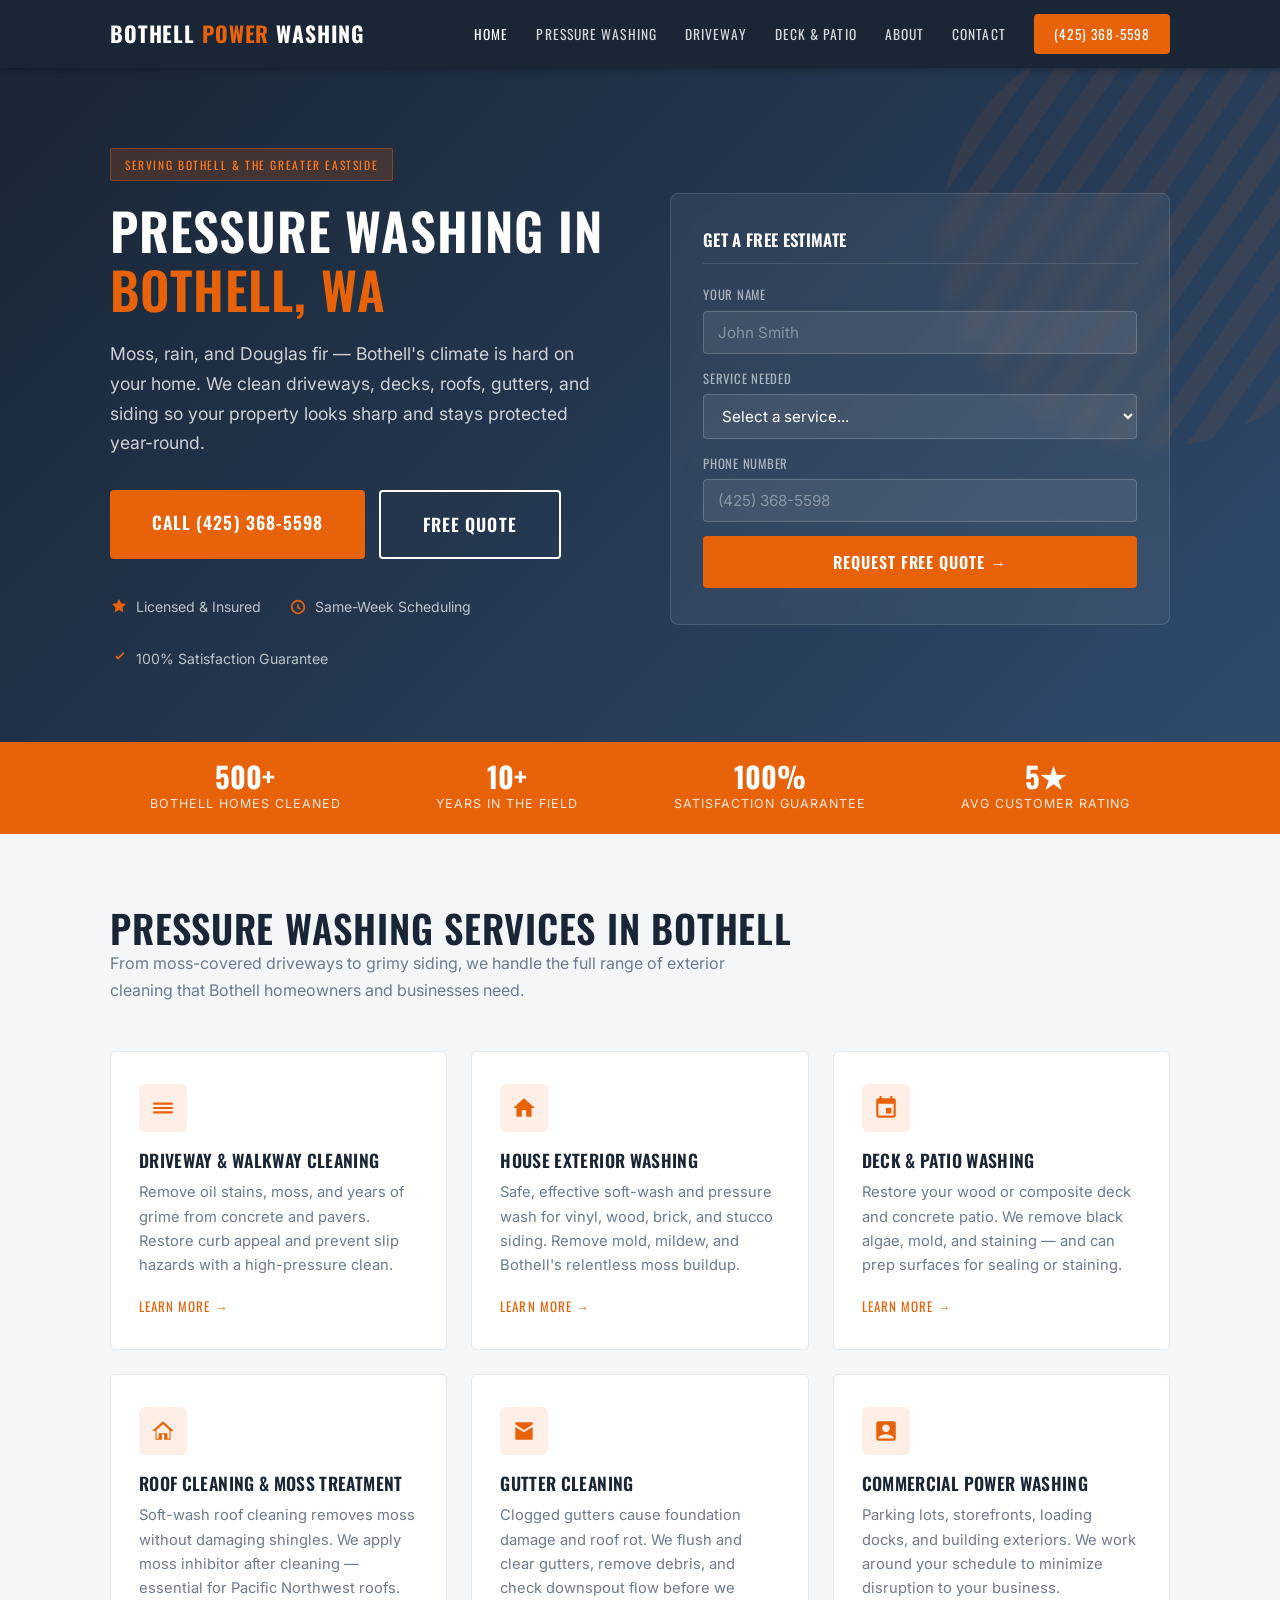
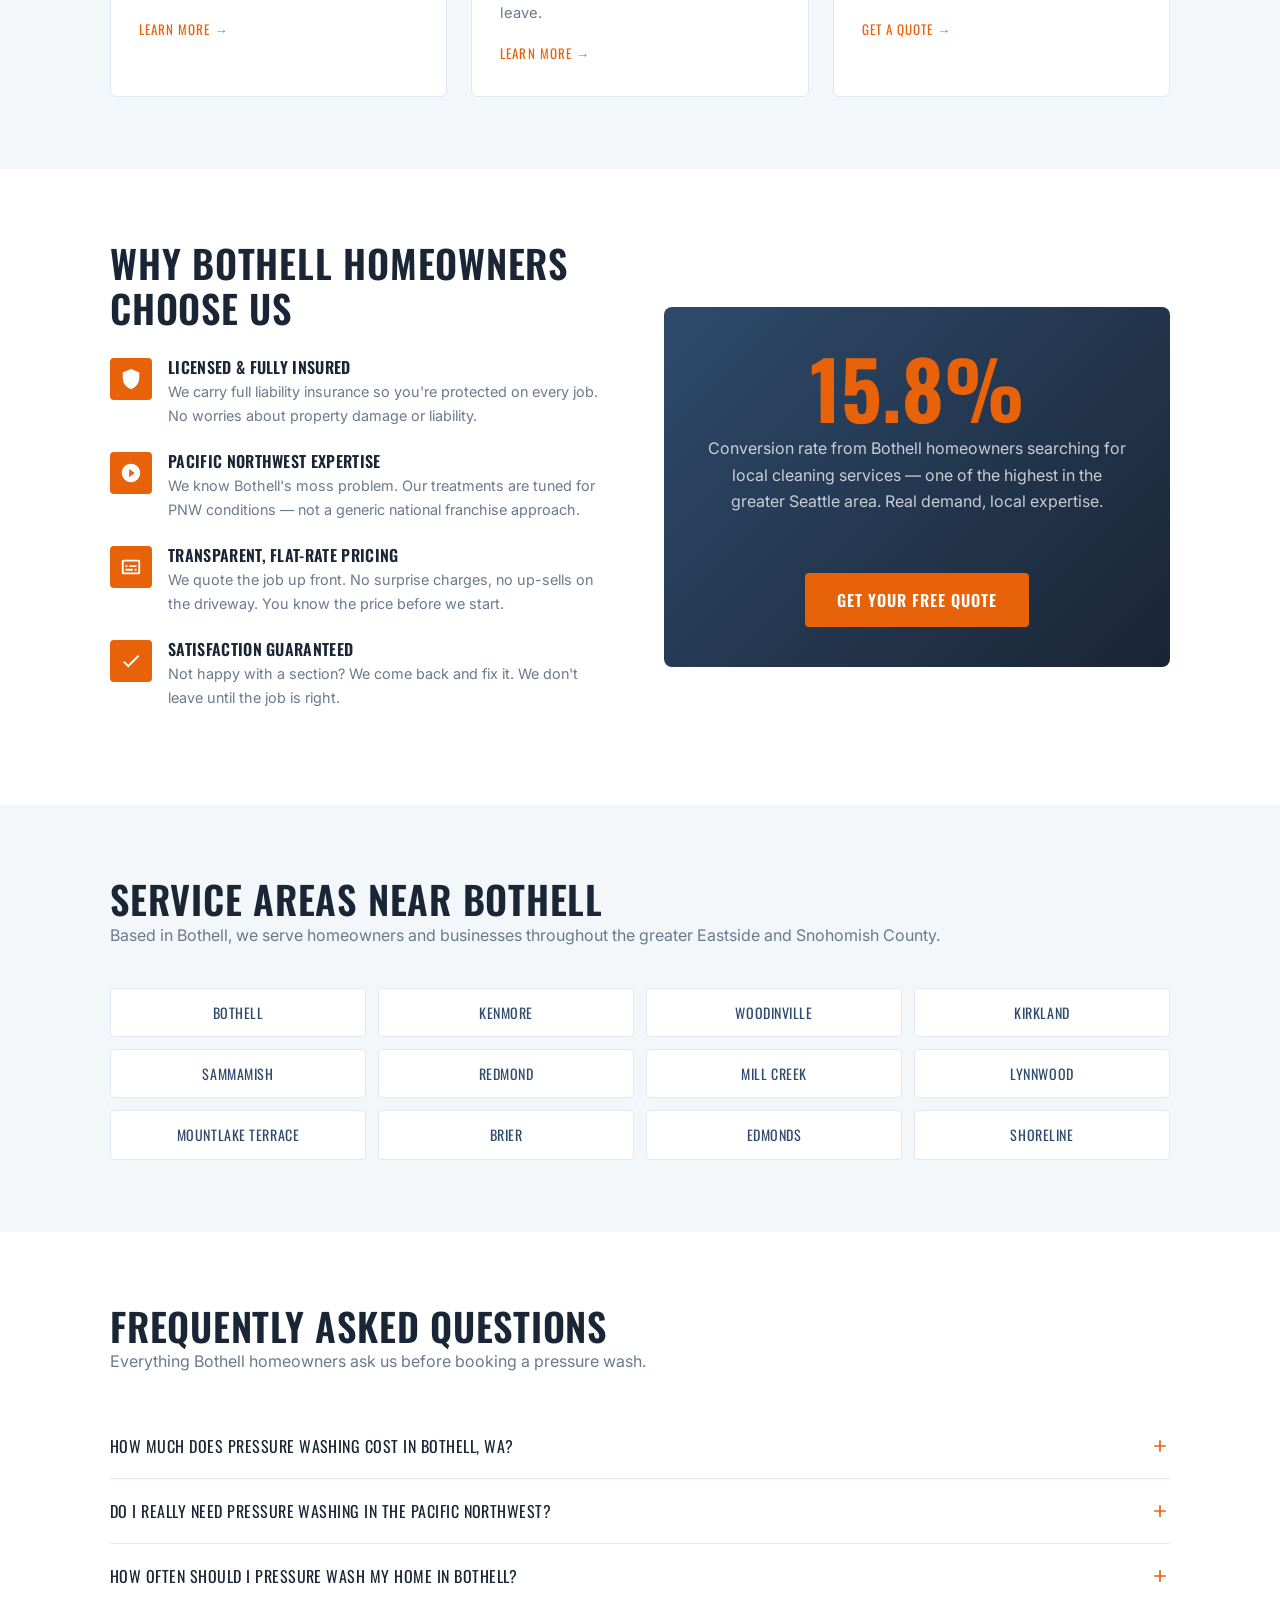
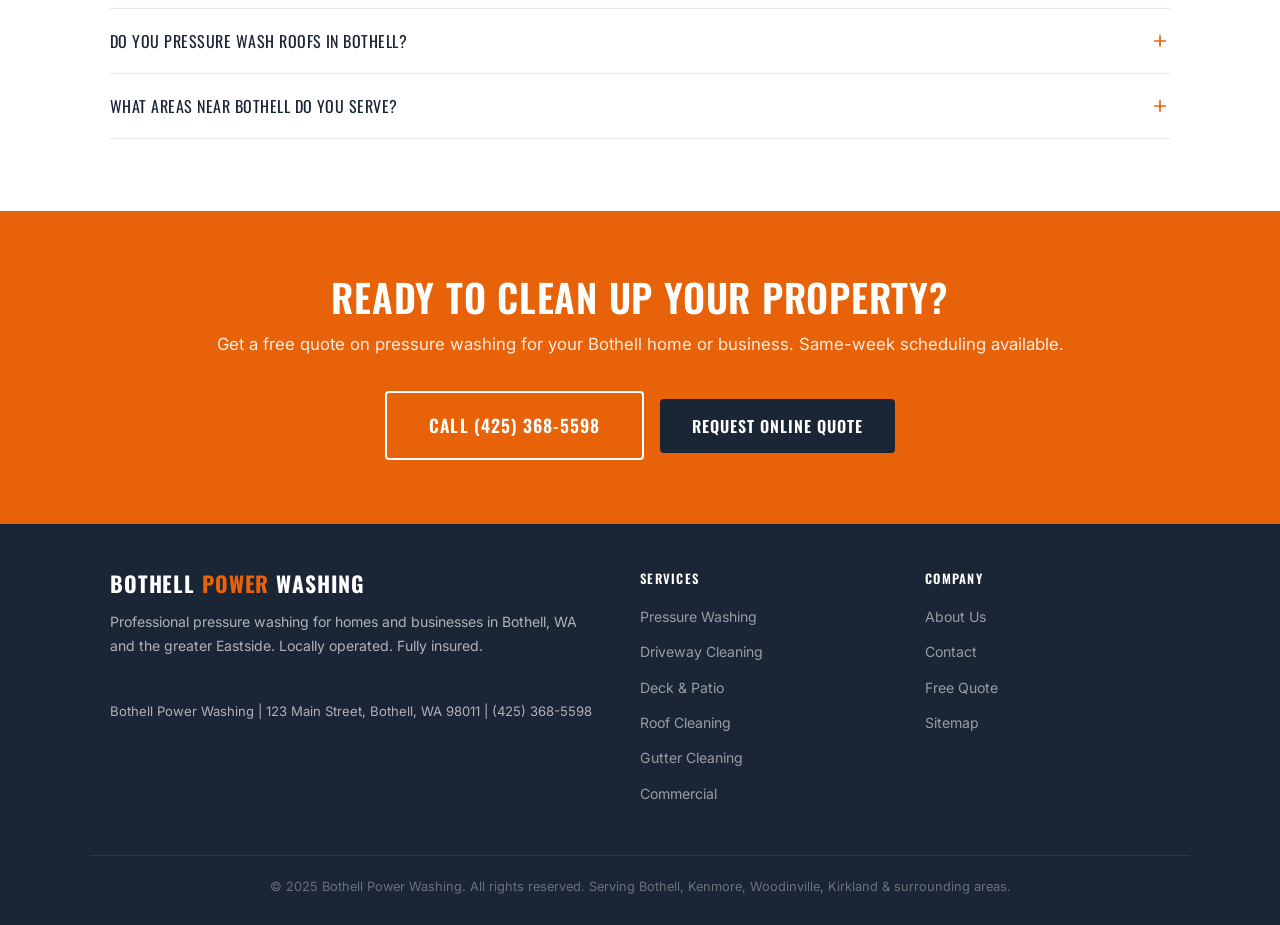
<file: index.html>
<!DOCTYPE html>
<html lang="en">
<head>
  <meta charset="UTF-8">
  <meta name="viewport" content="width=device-width, initial-scale=1.0">
  <title>Pressure Washing in Bothell, WA | Bothell Power Washing</title>
  <meta name="description" content="Professional pressure washing in Bothell, WA. Driveways, decks, roofs, gutters & more. Free quotes. Call (425) 368-5598 — serving Bothell, Kenmore, Woodinville & the Eastside.">
  <link rel="canonical" href="https://www.bothellpowerwashing.com/">
  <link rel="preconnect" href="https://fonts.googleapis.com">
  <link href="https://fonts.googleapis.com/css2?family=Oswald:wght@400;600;700&family=Inter:wght@400;500;600&display=swap" rel="stylesheet">
  <link rel="stylesheet" href="css/style.css">
  <script type="application/ld+json">
  {
    "@context": "https://schema.org",
    "@type": "LocalBusiness",
    "name": "Bothell Power Washing",
    "description": "Professional pressure washing services in Bothell, WA and surrounding areas including Kenmore, Woodinville, Kirkland, and Sammamish.",
    "url": "https://www.bothellpowerwashing.com",
    "telephone": "(425) 368-5598",
    "address": {
      "@type": "PostalAddress",
      "streetAddress": "123 Main Street",
      "addressLocality": "Bothell",
      "addressRegion": "WA",
      "postalCode": "98011",
      "addressCountry": "US"
    },
    "geo": {
      "@type": "GeoCoordinates",
      "latitude": 47.7601,
      "longitude": -122.2054
    },
    "areaServed": ["Bothell", "Kenmore", "Woodinville", "Kirkland", "Sammamish", "Redmond", "Bothell", "Mill Creek"],
    "serviceType": ["Pressure Washing", "Power Washing", "Driveway Cleaning", "Deck Washing", "Roof Cleaning", "Gutter Cleaning"],
    "priceRange": "$$",
    "openingHours": "Mo-Sa 07:00-18:00"
  }
  </script>
  <script type="application/ld+json">
  {
    "@context": "https://schema.org",
    "@type": "FAQPage",
    "mainEntity": [
      {
        "@type": "Question",
        "name": "How much does pressure washing cost in Bothell, WA?",
        "acceptedAnswer": {
          "@type": "Answer",
          "text": "Pressure washing in Bothell typically runs $150–$400 for a driveway, $200–$600 for a full home exterior, and $100–$250 for a deck or patio. Final price depends on surface size, condition, and moss buildup. We provide free on-site quotes."
        }
      },
      {
        "@type": "Question",
        "name": "Do I need pressure washing in the Pacific Northwest?",
        "acceptedAnswer": {
          "@type": "Answer",
          "text": "Yes — Bothell's wet climate and heavy tree canopy make moss, algae, and mildew a year-round problem. Regular pressure washing protects your siding, driveway, and roof from damage and keeps surfaces safe and slip-free."
        }
      },
      {
        "@type": "Question",
        "name": "How often should I pressure wash my home in Bothell?",
        "acceptedAnswer": {
          "@type": "Answer",
          "text": "Most Bothell homeowners benefit from annual pressure washing. Homes with heavy tree cover or shaded north-facing surfaces may need cleaning every 6–9 months to stay ahead of moss growth."
        }
      },
      {
        "@type": "Question",
        "name": "Do you pressure wash roofs in Bothell?",
        "acceptedAnswer": {
          "@type": "Answer",
          "text": "Yes. We use soft-wash techniques for roof cleaning to remove moss and algae without damaging shingles. We also apply moss inhibitor treatments to slow regrowth — critical in the Pacific Northwest."
        }
      },
      {
        "@type": "Question",
        "name": "What areas do you serve near Bothell?",
        "acceptedAnswer": {
          "@type": "Answer",
          "text": "We serve Bothell and surrounding areas including Kenmore, Woodinville, Kirkland, Sammamish, Redmond, Mill Creek, Lynnwood, Mountlake Terrace, and Brier."
        }
      }
    ]
  }
  </script>
  <script type="application/ld+json">
  {
    "@context": "https://schema.org",
    "@type": "BreadcrumbList",
    "itemListElement": [{"@type": "ListItem", "position": 1, "name": "Home", "item": "https://www.bothellpowerwashing.com/"}]
  }
  </script>
  <!-- Google tag (gtag.js) -->
  <script async src="https://www.googletagmanager.com/gtag/js?id=G-3X97CZG7LM"></script>
  <script>
    window.dataLayer = window.dataLayer || [];
    function gtag(){dataLayer.push(arguments);}
    gtag('js', new Date());
    gtag('config', 'G-3X97CZG7LM');
  </script>
</head>
<body>

<header>
  <div class="header-inner">
    <a href="index.html" class="logo">Bothell <span>Power</span> Washing</a>
    <button class="hamburger" aria-label="Menu">
      <span></span><span></span><span></span>
    </button>
    <nav>
      <a href="index.html" class="active">Home</a>
      <a href="pressure-washing.html">Pressure Washing</a>
      <a href="driveway-cleaning.html">Driveway</a>
      <a href="deck-washing.html">Deck & Patio</a>
      <a href="about.html">About</a>
      <a href="contact.html">Contact</a>
      <a href="tel:4253685598" class="nav-phone">(425) 368-5598</a>
    </nav>
  </div>
</header>

<section class="hero">
  <div class="hero-inner">
    <div class="hero-left">
      <div class="hero-badge">Serving Bothell &amp; the Greater Eastside</div>
      <h1>Pressure Washing in <span>Bothell, WA</span></h1>
      <p class="hero-sub">Moss, rain, and Douglas fir — Bothell's climate is hard on your home. We clean driveways, decks, roofs, gutters, and siding so your property looks sharp and stays protected year-round.</p>
      <div class="hero-ctas">
        <a href="tel:4253685598" class="btn btn-primary btn-lg">Call (425) 368-5598</a>
        <a href="contact.html" class="btn btn-outline btn-lg">Free Quote</a>
      </div>
      <div class="hero-trust">
        <div class="trust-item">
          <svg viewBox="0 0 20 20"><path d="M10 1l2.39 4.84 5.34.78-3.87 3.77.91 5.32L10 13.27l-4.77 2.51.91-5.32L2.27 6.62l5.34-.78z"/></svg>
          Licensed &amp; Insured
        </div>
        <div class="trust-item">
          <svg viewBox="0 0 20 20"><path d="M10 18a8 8 0 100-16 8 8 0 000 16zm0-2a6 6 0 110-12 6 6 0 010 12zm1-9H9v4l3.5 2.1.75-1.23L11 10.33V7z"/></svg>
          Same-Week Scheduling
        </div>
        <div class="trust-item">
          <svg viewBox="0 0 20 20"><path d="M9 12l-3-3 1.41-1.41L9 9.17l5.59-5.58L16 5l-7 7z"/></svg>
          100% Satisfaction Guarantee
        </div>
      </div>
    </div>
    <div class="hero-right">
      <div class="hero-card">
        <h3>Get a Free Estimate</h3>
        <div id="hero-success" style="display:none; background:rgba(255,255,255,0.12); border:1px solid rgba(255,255,255,0.3); border-radius:6px; padding:24px; text-align:center; color:#fff;">
          <div style="font-size:2rem; margin-bottom:8px;">✓</div>
          <strong>Got it! We'll be in touch soon.</strong>
        </div>
        <form class="quote-form" id="heroForm">
          <label for="name">Your Name</label>
          <input type="text" id="name" name="name" placeholder="John Smith">
          <label for="service">Service Needed</label>
          <select id="service" name="service">
            <option value="">Select a service...</option>
            <option>Driveway / Walkway Cleaning</option>
            <option>House Exterior Washing</option>
            <option>Deck / Patio Washing</option>
            <option>Roof Cleaning</option>
            <option>Gutter Cleaning</option>
            <option>Fence Washing</option>
            <option>Commercial Property</option>
          </select>
          <label for="phone">Phone Number</label>
          <input type="tel" id="phone" name="phone" placeholder="(425) 368-5598">
          <button type="submit" id="heroBtn" class="btn btn-primary" style="width:100%">Request Free Quote →</button>
        </form>
        <script>
          document.getElementById('heroForm').addEventListener('submit', function(e) {
            e.preventDefault();
            var btn = document.getElementById('heroBtn');
            btn.textContent = 'Sending...';
            btn.disabled = true;
            var formData = new FormData(this);
            fetch('https://script.google.com/macros/s/AKfycbw8XHctKWLP7inKukiq9E9yPiE982aMnnBpMThk20vU7qPjHnmXNTUjPH3p9JM_pV9yJQ/exec', {
              method: 'POST',
              body: formData
            }).then(function() {
              document.getElementById('heroForm').style.display = 'none';
              document.getElementById('hero-success').style.display = 'block';
            }).catch(function() {
              btn.textContent = 'Request Free Quote →';
              btn.disabled = false;
            });
          });
        </script>
      </div>
    </div>
  </div>
</section>

<div class="stats-bar">
  <div class="stats-inner">
    <div class="stat-item">
      <div class="stat-num">500+</div>
      <div class="stat-label">Bothell Homes Cleaned</div>
    </div>
    <div class="stat-item">
      <div class="stat-num">10+</div>
      <div class="stat-label">Years in the Field</div>
    </div>
    <div class="stat-item">
      <div class="stat-num">100%</div>
      <div class="stat-label">Satisfaction Guarantee</div>
    </div>
    <div class="stat-item">
      <div class="stat-num">5★</div>
      <div class="stat-label">Avg Customer Rating</div>
    </div>
  </div>
</div>

<section class="section section--gray">
  <div class="container">
    <h2>Pressure Washing Services in Bothell</h2>
    <p style="color:var(--gray); max-width:620px;">From moss-covered driveways to grimy siding, we handle the full range of exterior cleaning that Bothell homeowners and businesses need.</p>
    <div class="services-grid">
      <div class="service-card">
        <div class="service-icon">
          <svg viewBox="0 0 24 24"><path d="M3 7h18v2H3zm0 4h18v2H3zm0 4h18v2H3z"/></svg>
        </div>
        <h3>Driveway &amp; Walkway Cleaning</h3>
        <p>Remove oil stains, moss, and years of grime from concrete and pavers. Restore curb appeal and prevent slip hazards with a high-pressure clean.</p>
        <a href="driveway-cleaning.html">Learn More →</a>
      </div>
      <div class="service-card">
        <div class="service-icon">
          <svg viewBox="0 0 24 24"><path d="M10 20v-6h4v6h5v-8h3L12 3 2 12h3v8z"/></svg>
        </div>
        <h3>House Exterior Washing</h3>
        <p>Safe, effective soft-wash and pressure wash for vinyl, wood, brick, and stucco siding. Remove mold, mildew, and Bothell's relentless moss buildup.</p>
        <a href="pressure-washing.html">Learn More →</a>
      </div>
      <div class="service-card">
        <div class="service-icon">
          <svg viewBox="0 0 24 24"><path d="M17 12h-5v5h5v-5zM16 1v2H8V1H6v2H5c-1.11 0-2 .9-2 2v14c0 1.1.89 2 2 2h14c1.1 0 2-.9 2-2V5c0-1.1-.9-2-2-2h-1V1h-2zm3 18H5V8h14v11z"/></svg>
        </div>
        <h3>Deck &amp; Patio Washing</h3>
        <p>Restore your wood or composite deck and concrete patio. We remove black algae, mold, and staining — and can prep surfaces for sealing or staining.</p>
        <a href="deck-washing.html">Learn More →</a>
      </div>
      <div class="service-card">
        <div class="service-icon">
          <svg viewBox="0 0 24 24"><path d="M12 3L2 12h3v8h6v-5h2v5h6v-8h3L12 3zm0 2.7l6 5.4V19h-2v-5H8v5H6v-7.9l6-5.4z"/></svg>
        </div>
        <h3>Roof Cleaning &amp; Moss Treatment</h3>
        <p>Soft-wash roof cleaning removes moss without damaging shingles. We apply moss inhibitor after cleaning — essential for Pacific Northwest roofs.</p>
        <a href="pressure-washing.html#roof">Learn More →</a>
      </div>
      <div class="service-card">
        <div class="service-icon">
          <svg viewBox="0 0 24 24"><path d="M20 4H4v2l8 5 8-5V4zm0 4.236l-8 5-8-5V20h16V8.236z"/></svg>
        </div>
        <h3>Gutter Cleaning</h3>
        <p>Clogged gutters cause foundation damage and roof rot. We flush and clear gutters, remove debris, and check downspout flow before we leave.</p>
        <a href="pressure-washing.html#gutter">Learn More →</a>
      </div>
      <div class="service-card">
        <div class="service-icon">
          <svg viewBox="0 0 24 24"><path d="M19 3H5c-1.1 0-2 .9-2 2v14c0 1.1.9 2 2 2h14c1.1 0 2-.9 2-2V5c0-1.1-.9-2-2-2zm-7 3c1.93 0 3.5 1.57 3.5 3.5S13.93 13 12 13s-3.5-1.57-3.5-3.5S10.07 6 12 6zm7 13H5v-.23c0-.62.28-1.2.76-1.58C7.47 15.82 9.64 15 12 15s4.53.82 6.24 2.19c.48.38.76.97.76 1.58V19z"/></svg>
        </div>
        <h3>Commercial Power Washing</h3>
        <p>Parking lots, storefronts, loading docks, and building exteriors. We work around your schedule to minimize disruption to your business.</p>
        <a href="contact.html">Get a Quote →</a>
      </div>
    </div>
  </div>
</section>

<section class="section">
  <div class="container">
    <div class="why-grid">
      <div>
        <h2>Why Bothell Homeowners Choose Us</h2>
        <ul class="why-list">
          <li>
            <div class="why-icon"><svg viewBox="0 0 24 24"><path fill="white" d="M12 1L3 5v6c0 5.55 3.84 10.74 9 12 5.16-1.26 9-6.45 9-12V5l-9-4z"/></svg></div>
            <div class="why-text">
              <h4>Licensed &amp; Fully Insured</h4>
              <p>We carry full liability insurance so you're protected on every job. No worries about property damage or liability.</p>
            </div>
          </li>
          <li>
            <div class="why-icon"><svg viewBox="0 0 24 24"><path fill="white" d="M12 2C6.48 2 2 6.48 2 12s4.48 10 10 10 10-4.48 10-10S17.52 2 12 2zm-2 14.5v-9l6 4.5-6 4.5z"/></svg></div>
            <div class="why-text">
              <h4>Pacific Northwest Expertise</h4>
              <p>We know Bothell's moss problem. Our treatments are tuned for PNW conditions — not a generic national franchise approach.</p>
            </div>
          </li>
          <li>
            <div class="why-icon"><svg viewBox="0 0 24 24"><path fill="white" d="M20 4H4c-1.1 0-2 .9-2 2v12c0 1.1.9 2 2 2h16c1.1 0 2-.9 2-2V6c0-1.1-.9-2-2-2zm0 14H4V6h16v12zM6 10h2v2H6zm0 4h8v2H6zm10 0h2v2h-2zm-6-4h8v2h-8z"/></svg></div>
            <div class="why-text">
              <h4>Transparent, Flat-Rate Pricing</h4>
              <p>We quote the job up front. No surprise charges, no up-sells on the driveway. You know the price before we start.</p>
            </div>
          </li>
          <li>
            <div class="why-icon"><svg viewBox="0 0 24 24"><path fill="white" d="M9 16.17L4.83 12l-1.42 1.41L9 19 21 7l-1.41-1.41L9 16.17z"/></svg></div>
            <div class="why-text">
              <h4>Satisfaction Guaranteed</h4>
              <p>Not happy with a section? We come back and fix it. We don't leave until the job is right.</p>
            </div>
          </li>
        </ul>
      </div>
      <div class="why-visual">
        <div class="big-num">15.8%</div>
        <p>Conversion rate from Bothell homeowners searching for local cleaning services — one of the highest in the greater Seattle area. Real demand, local expertise.</p>
        <br>
        <a href="contact.html" class="btn btn-primary" style="margin-top:16px;">Get Your Free Quote</a>
      </div>
    </div>
  </div>
</section>

<section class="section section--gray">
  <div class="container">
    <h2>Service Areas Near Bothell</h2>
    <p style="color:var(--gray);">Based in Bothell, we serve homeowners and businesses throughout the greater Eastside and Snohomish County.</p>
    <div class="areas-grid">
      <div class="area-pill">Bothell</div>
      <div class="area-pill">Kenmore</div>
      <div class="area-pill">Woodinville</div>
      <div class="area-pill">Kirkland</div>
      <div class="area-pill">Sammamish</div>
      <div class="area-pill">Redmond</div>
      <div class="area-pill">Mill Creek</div>
      <div class="area-pill">Lynnwood</div>
      <div class="area-pill">Mountlake Terrace</div>
      <div class="area-pill">Brier</div>
      <div class="area-pill">Edmonds</div>
      <div class="area-pill">Shoreline</div>
    </div>
  </div>
</section>

<section class="section">
  <div class="container">
    <h2>Frequently Asked Questions</h2>
    <p style="color:var(--gray); max-width:580px;">Everything Bothell homeowners ask us before booking a pressure wash.</p>
    <div class="faq-list">
      <div class="faq-item">
        <button class="faq-question">How much does pressure washing cost in Bothell, WA?
          <svg viewBox="0 0 24 24"><path d="M19 11H13V5h-2v6H5v2h6v6h2v-6h6z"/></svg>
        </button>
        <div class="faq-answer"><div class="faq-answer-inner">Pressure washing in Bothell typically runs $150–$400 for a driveway, $200–$600 for a full home exterior, and $100–$250 for a deck or patio. Final price depends on surface size, condition, and moss buildup. We provide free on-site quotes with no obligation.</div></div>
      </div>
      <div class="faq-item">
        <button class="faq-question">Do I really need pressure washing in the Pacific Northwest?
          <svg viewBox="0 0 24 24"><path d="M19 11H13V5h-2v6H5v2h6v6h2v-6h6z"/></svg>
        </button>
        <div class="faq-answer"><div class="faq-answer-inner">Yes — Bothell's wet climate and heavy tree canopy create ideal conditions for moss, algae, and mildew year-round. Left untreated, these organisms can damage siding, shingles, and concrete. Regular cleaning protects your investment and keeps surfaces safe underfoot.</div></div>
      </div>
      <div class="faq-item">
        <button class="faq-question">How often should I pressure wash my home in Bothell?
          <svg viewBox="0 0 24 24"><path d="M19 11H13V5h-2v6H5v2h6v6h2v-6h6z"/></svg>
        </button>
        <div class="faq-answer"><div class="faq-answer-inner">Most Bothell homeowners benefit from annual exterior cleaning. Homes with heavy tree cover, north-facing surfaces, or shaded driveways may need cleaning every 6–9 months to stay ahead of moss growth. We can advise on the right schedule after your first cleaning.</div></div>
      </div>
      <div class="faq-item">
        <button class="faq-question">Do you pressure wash roofs in Bothell?
          <svg viewBox="0 0 24 24"><path d="M19 11H13V5h-2v6H5v2h6v6h2v-6h6z"/></svg>
        </button>
        <div class="faq-answer"><div class="faq-answer-inner">Yes — but we use low-pressure soft-wash techniques for roofs. High pressure can dislodge granules and void your roofing warranty. Our soft-wash approach kills moss and algae safely, and we apply a moss inhibitor treatment after cleaning to slow regrowth — critical in the PNW.</div></div>
      </div>
      <div class="faq-item">
        <button class="faq-question">What areas near Bothell do you serve?
          <svg viewBox="0 0 24 24"><path d="M19 11H13V5h-2v6H5v2h6v6h2v-6h6z"/></svg>
        </button>
        <div class="faq-answer"><div class="faq-answer-inner">We serve Bothell and surrounding areas including Kenmore, Woodinville, Kirkland, Sammamish, Redmond, Mill Creek, Lynnwood, Mountlake Terrace, Brier, Edmonds, and Shoreline. If you're not sure we cover your area, call us — we probably do.</div></div>
      </div>
    </div>
  </div>
</section>

<div class="cta-band">
  <div class="container">
    <h2>Ready to Clean Up Your Property?</h2>
    <p>Get a free quote on pressure washing for your Bothell home or business. Same-week scheduling available.</p>
    <a href="tel:4253685598" class="btn btn-outline btn-lg">Call (425) 368-5598</a>
    &nbsp;&nbsp;
    <a href="contact.html" class="btn" style="background:var(--navy); color:white;">Request Online Quote</a>
  </div>
</div>

<footer>
  <div class="footer-inner">
    <div class="footer-brand">
      <div class="logo">Bothell <span>Power</span> Washing</div>
      <p>Professional pressure washing for homes and businesses in Bothell, WA and the greater Eastside. Locally operated. Fully insured.</p>
      <br>
      <p style="font-size:0.82rem;">Bothell Power Washing | 123 Main Street, Bothell, WA 98011 | (425) 368-5598</p>
    </div>
    <div class="footer-col">
      <h4>Services</h4>
      <ul>
        <li><a href="pressure-washing.html">Pressure Washing</a></li>
        <li><a href="driveway-cleaning.html">Driveway Cleaning</a></li>
        <li><a href="deck-washing.html">Deck &amp; Patio</a></li>
        <li><a href="pressure-washing.html#roof">Roof Cleaning</a></li>
        <li><a href="pressure-washing.html#gutter">Gutter Cleaning</a></li>
        <li><a href="contact.html">Commercial</a></li>
      </ul>
    </div>
    <div class="footer-col">
      <h4>Company</h4>
      <ul>
        <li><a href="about.html">About Us</a></li>
        <li><a href="contact.html">Contact</a></li>
        <li><a href="contact.html">Free Quote</a></li>
        <li><a href="sitemap.xml">Sitemap</a></li>
      </ul>
    </div>
  </div>
  <div class="footer-bottom">
    <p>&copy; 2025 Bothell Power Washing. All rights reserved. Serving Bothell, Kenmore, Woodinville, Kirkland &amp; surrounding areas.</p>
  </div>
</footer>

<script src="js/main.js"></script>
</body>
</html>
</file>
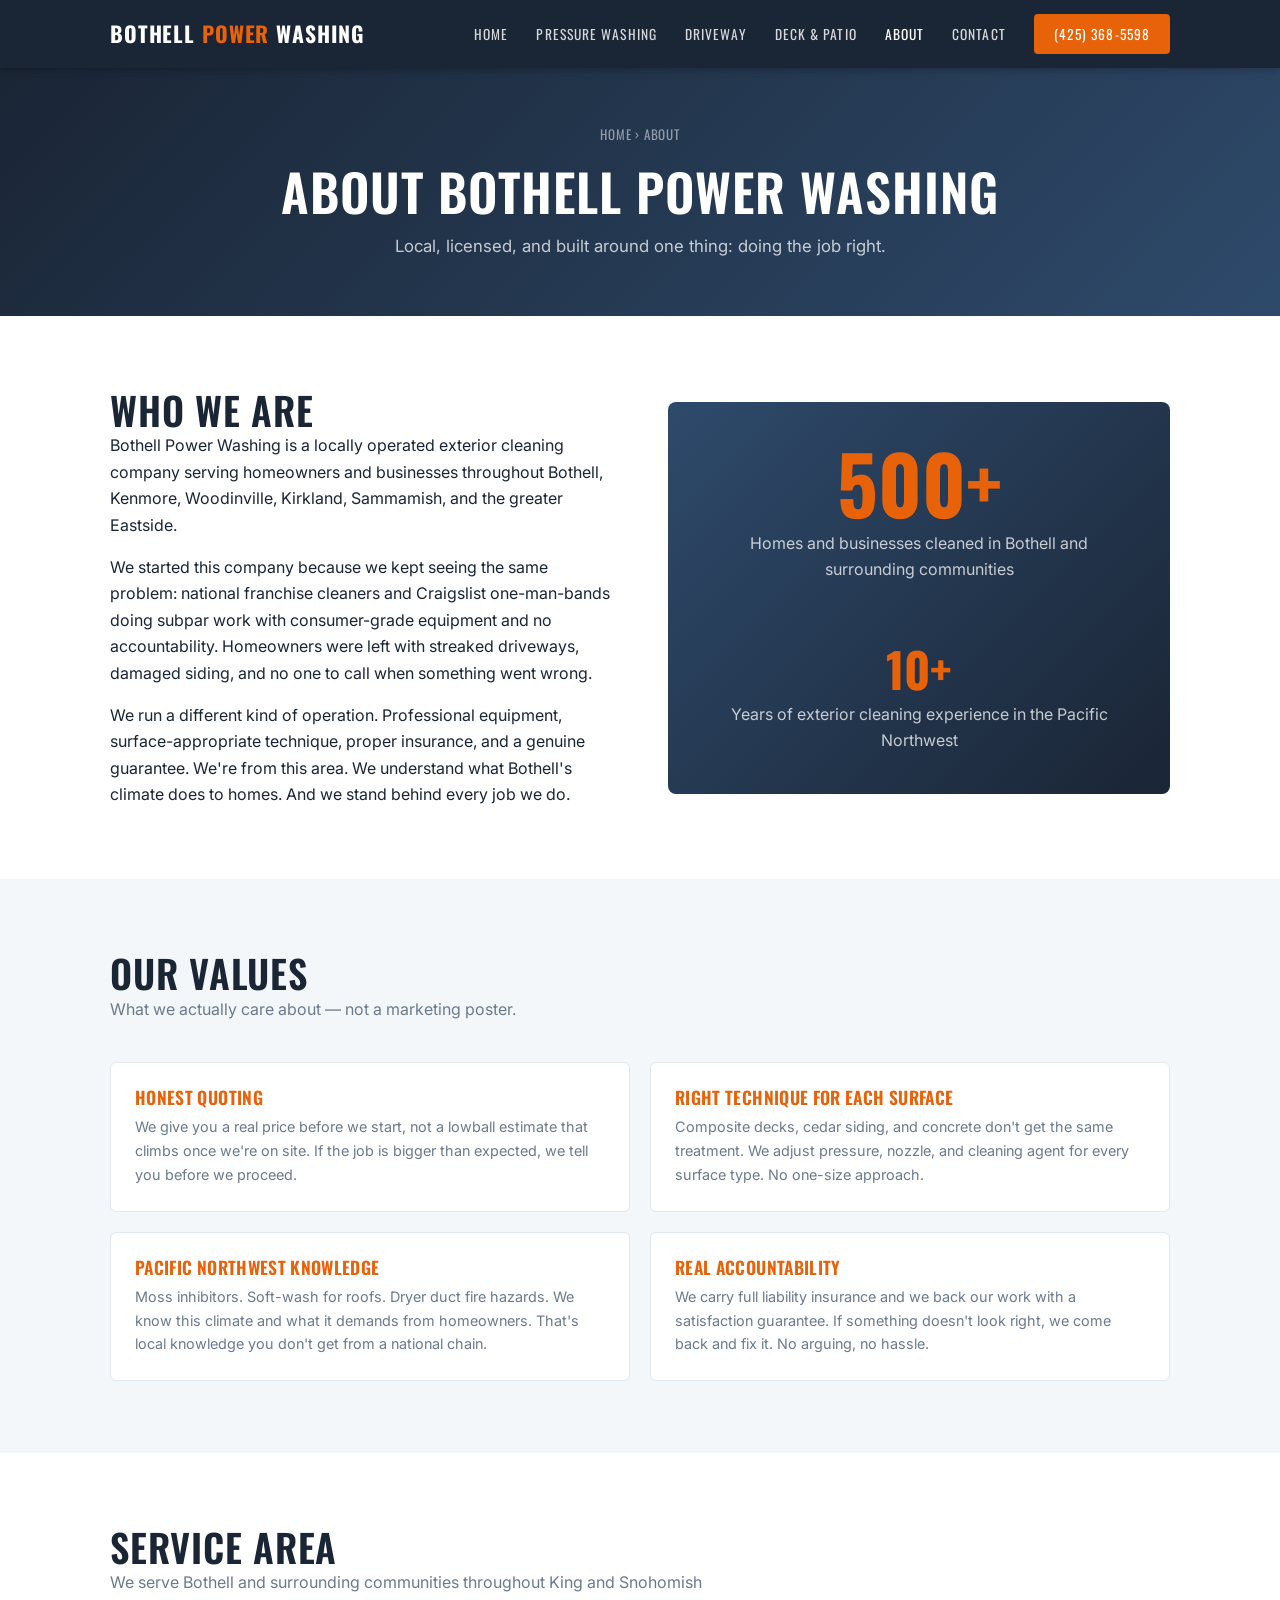
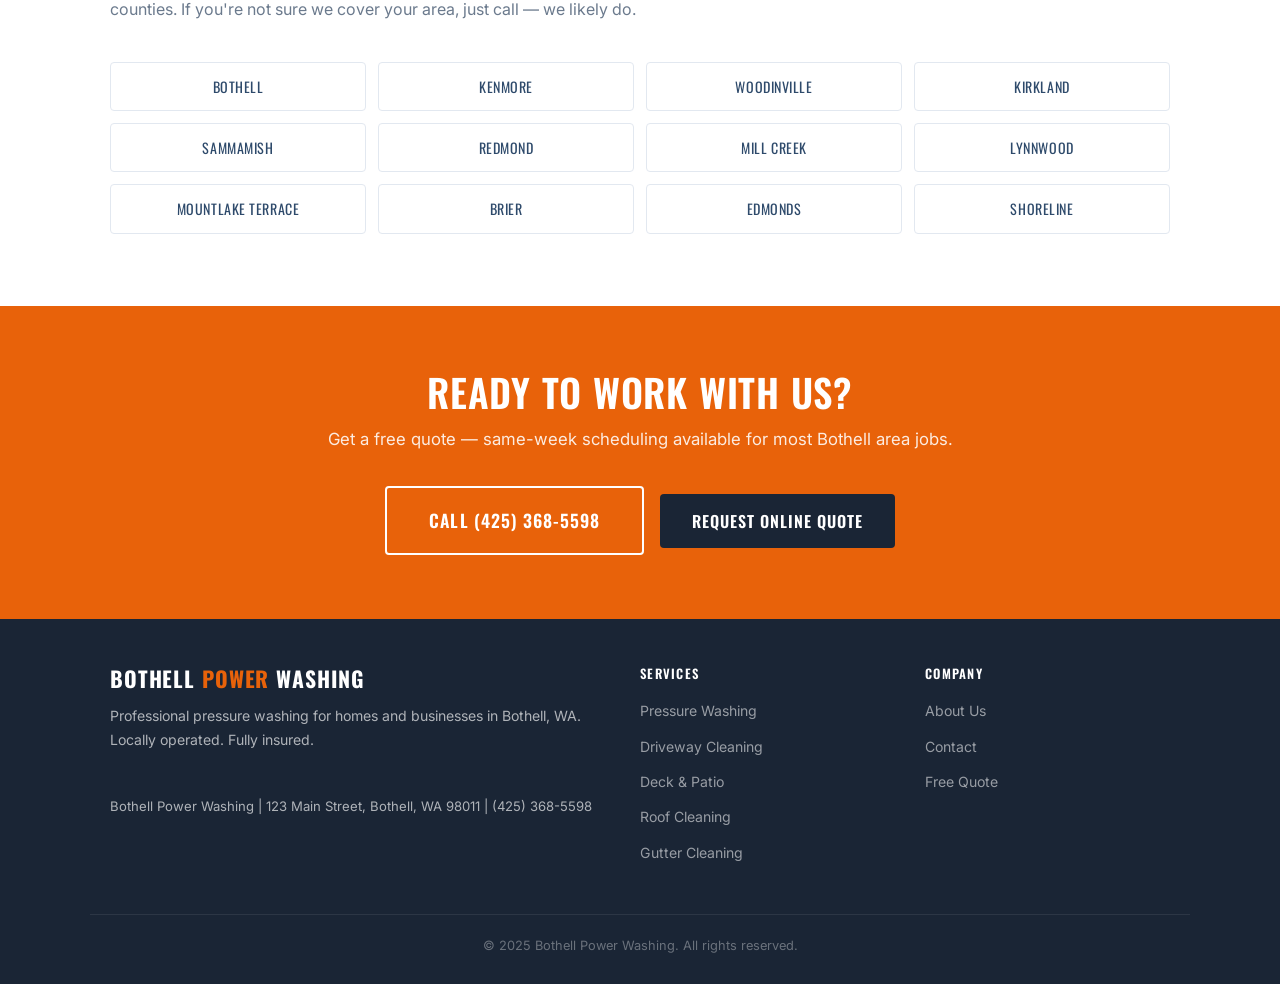
<file: about.html>
<!DOCTYPE html>
<html lang="en">
<head>
  <meta charset="UTF-8">
  <meta name="viewport" content="width=device-width, initial-scale=1.0">
  <title>About Bothell Power Washing | Local Pressure Washing Bothell WA</title>
  <meta name="description" content="Locally operated pressure washing in Bothell, WA. Serving Kenmore, Woodinville, Kirkland, and the greater Eastside. Licensed, insured, satisfaction guaranteed.">
  <link rel="canonical" href="https://www.bothellpowerwashing.com/about.html">
  <link rel="preconnect" href="https://fonts.googleapis.com">
  <link href="https://fonts.googleapis.com/css2?family=Oswald:wght@400;600;700&family=Inter:wght@400;500;600&display=swap" rel="stylesheet">
  <link rel="stylesheet" href="css/style.css">
  <script type="application/ld+json">
  {"@context":"https://schema.org","@type":"BreadcrumbList","itemListElement":[{"@type":"ListItem","position":1,"name":"Home","item":"https://www.bothellpowerwashing.com/"},{"@type":"ListItem","position":2,"name":"About","item":"https://www.bothellpowerwashing.com/about.html"}]}
  </script>
  <!-- Google tag (gtag.js) -->
  <script async src="https://www.googletagmanager.com/gtag/js?id=G-3X97CZG7LM"></script>
  <script>
    window.dataLayer = window.dataLayer || [];
    function gtag(){dataLayer.push(arguments);}
    gtag('js', new Date());
    gtag('config', 'G-3X97CZG7LM');
  </script>
</head>
<body>

<header>
  <div class="header-inner">
    <a href="index.html" class="logo">Bothell <span>Power</span> Washing</a>
    <button class="hamburger" aria-label="Menu"><span></span><span></span><span></span></button>
    <nav>
      <a href="index.html">Home</a>
      <a href="pressure-washing.html">Pressure Washing</a>
      <a href="driveway-cleaning.html">Driveway</a>
      <a href="deck-washing.html">Deck & Patio</a>
      <a href="about.html" class="active">About</a>
      <a href="contact.html">Contact</a>
      <a href="tel:4253685598" class="nav-phone">(425) 368-5598</a>
    </nav>
  </div>
</header>

<div class="page-hero">
  <div class="container">
    <div class="breadcrumb"><a href="index.html">Home</a> › About</div>
    <h1>About Bothell Power Washing</h1>
    <p>Local, licensed, and built around one thing: doing the job right.</p>
  </div>
</div>

<section class="section">
  <div class="container">
    <div class="about-grid">
      <div>
        <h2>Who We Are</h2>
        <p>Bothell Power Washing is a locally operated exterior cleaning company serving homeowners and businesses throughout Bothell, Kenmore, Woodinville, Kirkland, Sammamish, and the greater Eastside.</p>
        <p>We started this company because we kept seeing the same problem: national franchise cleaners and Craigslist one-man-bands doing subpar work with consumer-grade equipment and no accountability. Homeowners were left with streaked driveways, damaged siding, and no one to call when something went wrong.</p>
        <p>We run a different kind of operation. Professional equipment, surface-appropriate technique, proper insurance, and a genuine guarantee. We're from this area. We understand what Bothell's climate does to homes. And we stand behind every job we do.</p>
      </div>
      <div class="why-visual">
        <div class="big-num">500+</div>
        <p>Homes and businesses cleaned in Bothell and surrounding communities</p>
        <br>
        <div class="big-num" style="font-size:3rem; margin-top:20px;">10+</div>
        <p>Years of exterior cleaning experience in the Pacific Northwest</p>
      </div>
    </div>
  </div>
</section>

<section class="section section--gray">
  <div class="container">
    <h2>Our Values</h2>
    <p style="color:var(--gray); max-width:600px;">What we actually care about — not a marketing poster.</p>
    <div class="values-grid">
      <div class="value-card">
        <h4>Honest Quoting</h4>
        <p>We give you a real price before we start, not a lowball estimate that climbs once we're on site. If the job is bigger than expected, we tell you before we proceed.</p>
      </div>
      <div class="value-card">
        <h4>Right Technique for Each Surface</h4>
        <p>Composite decks, cedar siding, and concrete don't get the same treatment. We adjust pressure, nozzle, and cleaning agent for every surface type. No one-size approach.</p>
      </div>
      <div class="value-card">
        <h4>Pacific Northwest Knowledge</h4>
        <p>Moss inhibitors. Soft-wash for roofs. Dryer duct fire hazards. We know this climate and what it demands from homeowners. That's local knowledge you don't get from a national chain.</p>
      </div>
      <div class="value-card">
        <h4>Real Accountability</h4>
        <p>We carry full liability insurance and we back our work with a satisfaction guarantee. If something doesn't look right, we come back and fix it. No arguing, no hassle.</p>
      </div>
    </div>
  </div>
</section>

<section class="section">
  <div class="container">
    <h2>Service Area</h2>
    <p style="color:var(--gray); max-width:640px; margin-bottom:32px;">We serve Bothell and surrounding communities throughout King and Snohomish counties. If you're not sure we cover your area, just call — we likely do.</p>
    <div class="areas-grid">
      <div class="area-pill">Bothell</div>
      <div class="area-pill">Kenmore</div>
      <div class="area-pill">Woodinville</div>
      <div class="area-pill">Kirkland</div>
      <div class="area-pill">Sammamish</div>
      <div class="area-pill">Redmond</div>
      <div class="area-pill">Mill Creek</div>
      <div class="area-pill">Lynnwood</div>
      <div class="area-pill">Mountlake Terrace</div>
      <div class="area-pill">Brier</div>
      <div class="area-pill">Edmonds</div>
      <div class="area-pill">Shoreline</div>
    </div>
  </div>
</section>

<div class="cta-band">
  <div class="container">
    <h2>Ready to Work With Us?</h2>
    <p>Get a free quote — same-week scheduling available for most Bothell area jobs.</p>
    <a href="tel:4253685598" class="btn btn-outline btn-lg">Call (425) 368-5598</a>
    &nbsp;&nbsp;
    <a href="contact.html" class="btn" style="background:var(--navy); color:white;">Request Online Quote</a>
  </div>
</div>

<footer>
  <div class="footer-inner">
    <div class="footer-brand">
      <div class="logo">Bothell <span>Power</span> Washing</div>
      <p>Professional pressure washing for homes and businesses in Bothell, WA. Locally operated. Fully insured.</p>
      <br><p style="font-size:0.82rem;">Bothell Power Washing | 123 Main Street, Bothell, WA 98011 | (425) 368-5598</p>
    </div>
    <div class="footer-col">
      <h4>Services</h4>
      <ul>
        <li><a href="pressure-washing.html">Pressure Washing</a></li>
        <li><a href="driveway-cleaning.html">Driveway Cleaning</a></li>
        <li><a href="deck-washing.html">Deck &amp; Patio</a></li>
        <li><a href="pressure-washing.html#roof">Roof Cleaning</a></li>
        <li><a href="pressure-washing.html#gutter">Gutter Cleaning</a></li>
      </ul>
    </div>
    <div class="footer-col">
      <h4>Company</h4>
      <ul>
        <li><a href="about.html">About Us</a></li>
        <li><a href="contact.html">Contact</a></li>
        <li><a href="contact.html">Free Quote</a></li>
      </ul>
    </div>
  </div>
  <div class="footer-bottom"><p>&copy; 2025 Bothell Power Washing. All rights reserved.</p></div>
</footer>
<script src="js/main.js"></script>
</body>
</html>
</file>
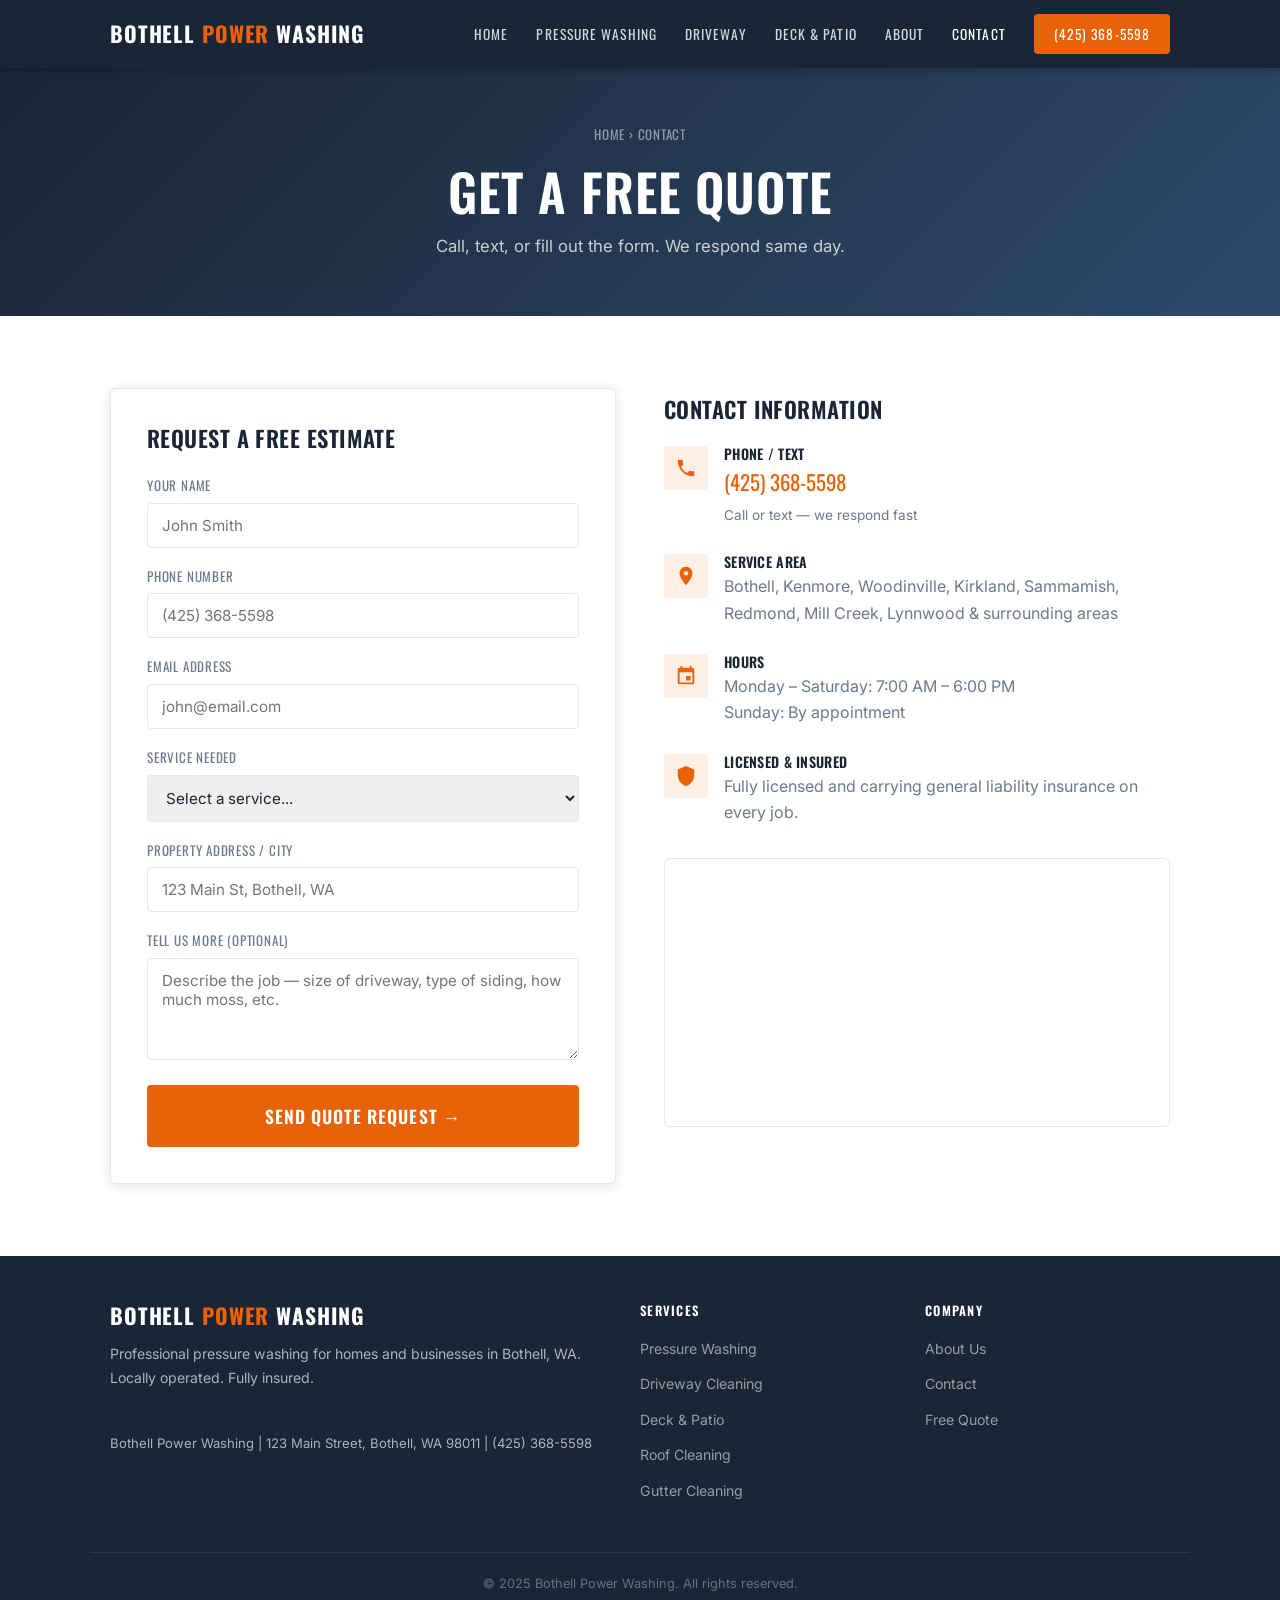
<file: contact.html>
<!DOCTYPE html>
<html lang="en">
<head>
  <meta charset="UTF-8">
  <meta name="viewport" content="width=device-width, initial-scale=1.0">
  <title>Contact Bothell Power Washing | Free Pressure Washing Quote</title>
  <meta name="description" content="Contact Bothell Power Washing for a free quote on pressure washing in Bothell, WA. Call (425) 368-5598 or fill out our quick form. Same-week scheduling available.">
  <link rel="canonical" href="https://www.bothellpowerwashing.com/contact.html">
  <link rel="preconnect" href="https://fonts.googleapis.com">
  <link href="https://fonts.googleapis.com/css2?family=Oswald:wght@400;600;700&family=Inter:wght@400;500;600&display=swap" rel="stylesheet">
  <link rel="stylesheet" href="css/style.css">
  <script type="application/ld+json">
  {"@context":"https://schema.org","@type":"BreadcrumbList","itemListElement":[{"@type":"ListItem","position":1,"name":"Home","item":"https://www.bothellpowerwashing.com/"},{"@type":"ListItem","position":2,"name":"Contact","item":"https://www.bothellpowerwashing.com/contact.html"}]}
  </script>
  <!-- Google tag (gtag.js) -->
  <script async src="https://www.googletagmanager.com/gtag/js?id=G-3X97CZG7LM"></script>
  <script>
    window.dataLayer = window.dataLayer || [];
    function gtag(){dataLayer.push(arguments);}
    gtag('js', new Date());
    gtag('config', 'G-3X97CZG7LM');
  </script>
</head>
<body>

<header>
  <div class="header-inner">
    <a href="index.html" class="logo">Bothell <span>Power</span> Washing</a>
    <button class="hamburger" aria-label="Menu"><span></span><span></span><span></span></button>
    <nav>
      <a href="index.html">Home</a>
      <a href="pressure-washing.html">Pressure Washing</a>
      <a href="driveway-cleaning.html">Driveway</a>
      <a href="deck-washing.html">Deck & Patio</a>
      <a href="about.html">About</a>
      <a href="contact.html" class="active">Contact</a>
      <a href="tel:4253685598" class="nav-phone">(425) 368-5598</a>
    </nav>
  </div>
</header>

<div class="page-hero">
  <div class="container">
    <div class="breadcrumb"><a href="index.html">Home</a> › Contact</div>
    <h1>Get a Free Quote</h1>
    <p>Call, text, or fill out the form. We respond same day.</p>
  </div>
</div>

<section class="section">
  <div class="container">
    <div class="contact-grid">
      <div class="contact-form-box">
        <h2>Request a Free Estimate</h2>
        <div id="form-success" style="display:none; background:#d4edda; color:#155724; padding:16px 20px; border-radius:4px; margin-bottom:20px; font-weight:600;">✓ Got it! We'll be in touch soon to get you a free quote.</div>
        <div id="form-error" style="display:none; background:#f8d7da; color:#721c24; padding:16px 20px; border-radius:4px; margin-bottom:20px;">Something went wrong. Please call us at <a href="tel:4253685598">(425) 368-5598</a>.</div>
        <form id="quoteForm">
          <div class="form-group">
            <label>Your Name</label>
            <input type="text" name="name" placeholder="John Smith" required>
          </div>
          <div class="form-group">
            <label>Phone Number</label>
            <input type="tel" name="phone" placeholder="(425) 368-5598" required>
          </div>
          <div class="form-group">
            <label>Email Address</label>
            <input type="email" name="email" placeholder="john@email.com">
          </div>
          <div class="form-group">
            <label>Service Needed</label>
            <select name="service">
              <option value="">Select a service...</option>
              <option>Driveway / Walkway Cleaning</option>
              <option>House Exterior Washing</option>
              <option>Deck / Patio Washing</option>
              <option>Roof Cleaning</option>
              <option>Gutter Cleaning</option>
              <option>Fence Washing</option>
              <option>Commercial Property</option>
              <option>Multiple Services</option>
            </select>
          </div>
          <div class="form-group">
            <label>Property Address / City</label>
            <input type="text" name="address" placeholder="123 Main St, Bothell, WA">
          </div>
          <div class="form-group">
            <label>Tell Us More (optional)</label>
            <textarea name="message" rows="4" placeholder="Describe the job — size of driveway, type of siding, how much moss, etc."></textarea>
          </div>
          <button type="submit" id="submitBtn" class="btn btn-primary btn-lg" style="width:100%;">Send Quote Request →</button>
        </form>
        <script>
          document.getElementById('quoteForm').addEventListener('submit', function(e) {
            e.preventDefault();
            var btn = document.getElementById('submitBtn');
            btn.textContent = 'Sending...';
            btn.disabled = true;
            var formData = new FormData(this);
            fetch('https://script.google.com/macros/s/AKfycbw8XHctKWLP7inKukiq9E9yPiE982aMnnBpMThk20vU7qPjHnmXNTUjPH3p9JM_pV9yJQ/exec', {
              method: 'POST',
              body: formData
            }).then(function() {
              document.getElementById('quoteForm').style.display = 'none';
              document.getElementById('form-success').style.display = 'block';
            }).catch(function() {
              document.getElementById('form-error').style.display = 'block';
              btn.textContent = 'Send Quote Request →';
              btn.disabled = false;
            });
          });
        </script>
      </div>

      <div class="contact-info-box">
        <h2>Contact Information</h2>
        <div class="contact-detail">
          <div class="contact-detail-icon">
            <svg viewBox="0 0 24 24"><path d="M6.62 10.79c1.44 2.83 3.76 5.14 6.59 6.59l2.2-2.2c.27-.27.67-.36 1.02-.24 1.12.37 2.33.57 3.57.57.55 0 1 .45 1 1V20c0 .55-.45 1-1 1-9.39 0-17-7.61-17-17 0-.55.45-1 1-1h3.5c.55 0 1 .45 1 1 0 1.25.2 2.45.57 3.57.11.35.03.74-.25 1.02l-2.2 2.2z"/></svg>
          </div>
          <div class="contact-detail-text">
            <h4>Phone / Text</h4>
            <a href="tel:4253685598" style="color:var(--orange); font-size:1.3rem; font-family:var(--font-display);">(425) 368-5598</a>
            <p style="font-size:0.85rem; margin-top:4px;">Call or text — we respond fast</p>
          </div>
        </div>
        <div class="contact-detail">
          <div class="contact-detail-icon">
            <svg viewBox="0 0 24 24"><path d="M12 2C8.13 2 5 5.13 5 9c0 5.25 7 13 7 13s7-7.75 7-13c0-3.87-3.13-7-7-7zm0 9.5c-1.38 0-2.5-1.12-2.5-2.5s1.12-2.5 2.5-2.5 2.5 1.12 2.5 2.5-1.12 2.5-2.5 2.5z"/></svg>
          </div>
          <div class="contact-detail-text">
            <h4>Service Area</h4>
            <p>Bothell, Kenmore, Woodinville, Kirkland, Sammamish, Redmond, Mill Creek, Lynnwood &amp; surrounding areas</p>
          </div>
        </div>
        <div class="contact-detail">
          <div class="contact-detail-icon">
            <svg viewBox="0 0 24 24"><path d="M17 12h-5v5h5v-5zM16 1v2H8V1H6v2H5c-1.11 0-2 .9-2 2v14c0 1.1.89 2 2 2h14c1.1 0 2-.9 2-2V5c0-1.1-.9-2-2-2h-1V1h-2zm3 18H5V8h14v11z"/></svg>
          </div>
          <div class="contact-detail-text">
            <h4>Hours</h4>
            <p>Monday – Saturday: 7:00 AM – 6:00 PM<br>Sunday: By appointment</p>
          </div>
        </div>
        <div class="contact-detail">
          <div class="contact-detail-icon">
            <svg viewBox="0 0 24 24"><path d="M12 1L3 5v6c0 5.55 3.84 10.74 9 12 5.16-1.26 9-6.45 9-12V5l-9-4z"/></svg>
          </div>
          <div class="contact-detail-text">
            <h4>Licensed &amp; Insured</h4>
            <p>Fully licensed and carrying general liability insurance on every job.</p>
          </div>
        </div>

        <div class="map-wrap">
          <iframe
            src="https://www.google.com/maps/embed?pb=!1m18!1m12!1m3!1d85801.74!2d-122.2054!3d47.7601!2m3!1f0!2f0!3f0!3m2!1i1024!2i768!4f13.1!3m3!1m2!1s0x54900cfe70d92427%3A0x1e2e6cc9edb56dc4!2sBothell%2C%20WA!5e0!3m2!1sen!2sus!4v1234567890"
            width="100%" height="260" style="border:0;" allowfullscreen="" loading="lazy">
          </iframe>
        </div>
      </div>
    </div>
  </div>
</section>

<footer>
  <div class="footer-inner">
    <div class="footer-brand">
      <div class="logo">Bothell <span>Power</span> Washing</div>
      <p>Professional pressure washing for homes and businesses in Bothell, WA. Locally operated. Fully insured.</p>
      <br><p style="font-size:0.82rem;">Bothell Power Washing | 123 Main Street, Bothell, WA 98011 | (425) 368-5598</p>
    </div>
    <div class="footer-col">
      <h4>Services</h4>
      <ul>
        <li><a href="pressure-washing.html">Pressure Washing</a></li>
        <li><a href="driveway-cleaning.html">Driveway Cleaning</a></li>
        <li><a href="deck-washing.html">Deck &amp; Patio</a></li>
        <li><a href="pressure-washing.html#roof">Roof Cleaning</a></li>
        <li><a href="pressure-washing.html#gutter">Gutter Cleaning</a></li>
      </ul>
    </div>
    <div class="footer-col">
      <h4>Company</h4>
      <ul>
        <li><a href="about.html">About Us</a></li>
        <li><a href="contact.html">Contact</a></li>
        <li><a href="contact.html">Free Quote</a></li>
      </ul>
    </div>
  </div>
  <div class="footer-bottom"><p>&copy; 2025 Bothell Power Washing. All rights reserved.</p></div>
</footer>
<script src="js/main.js"></script>
</body>
</html>
</file>
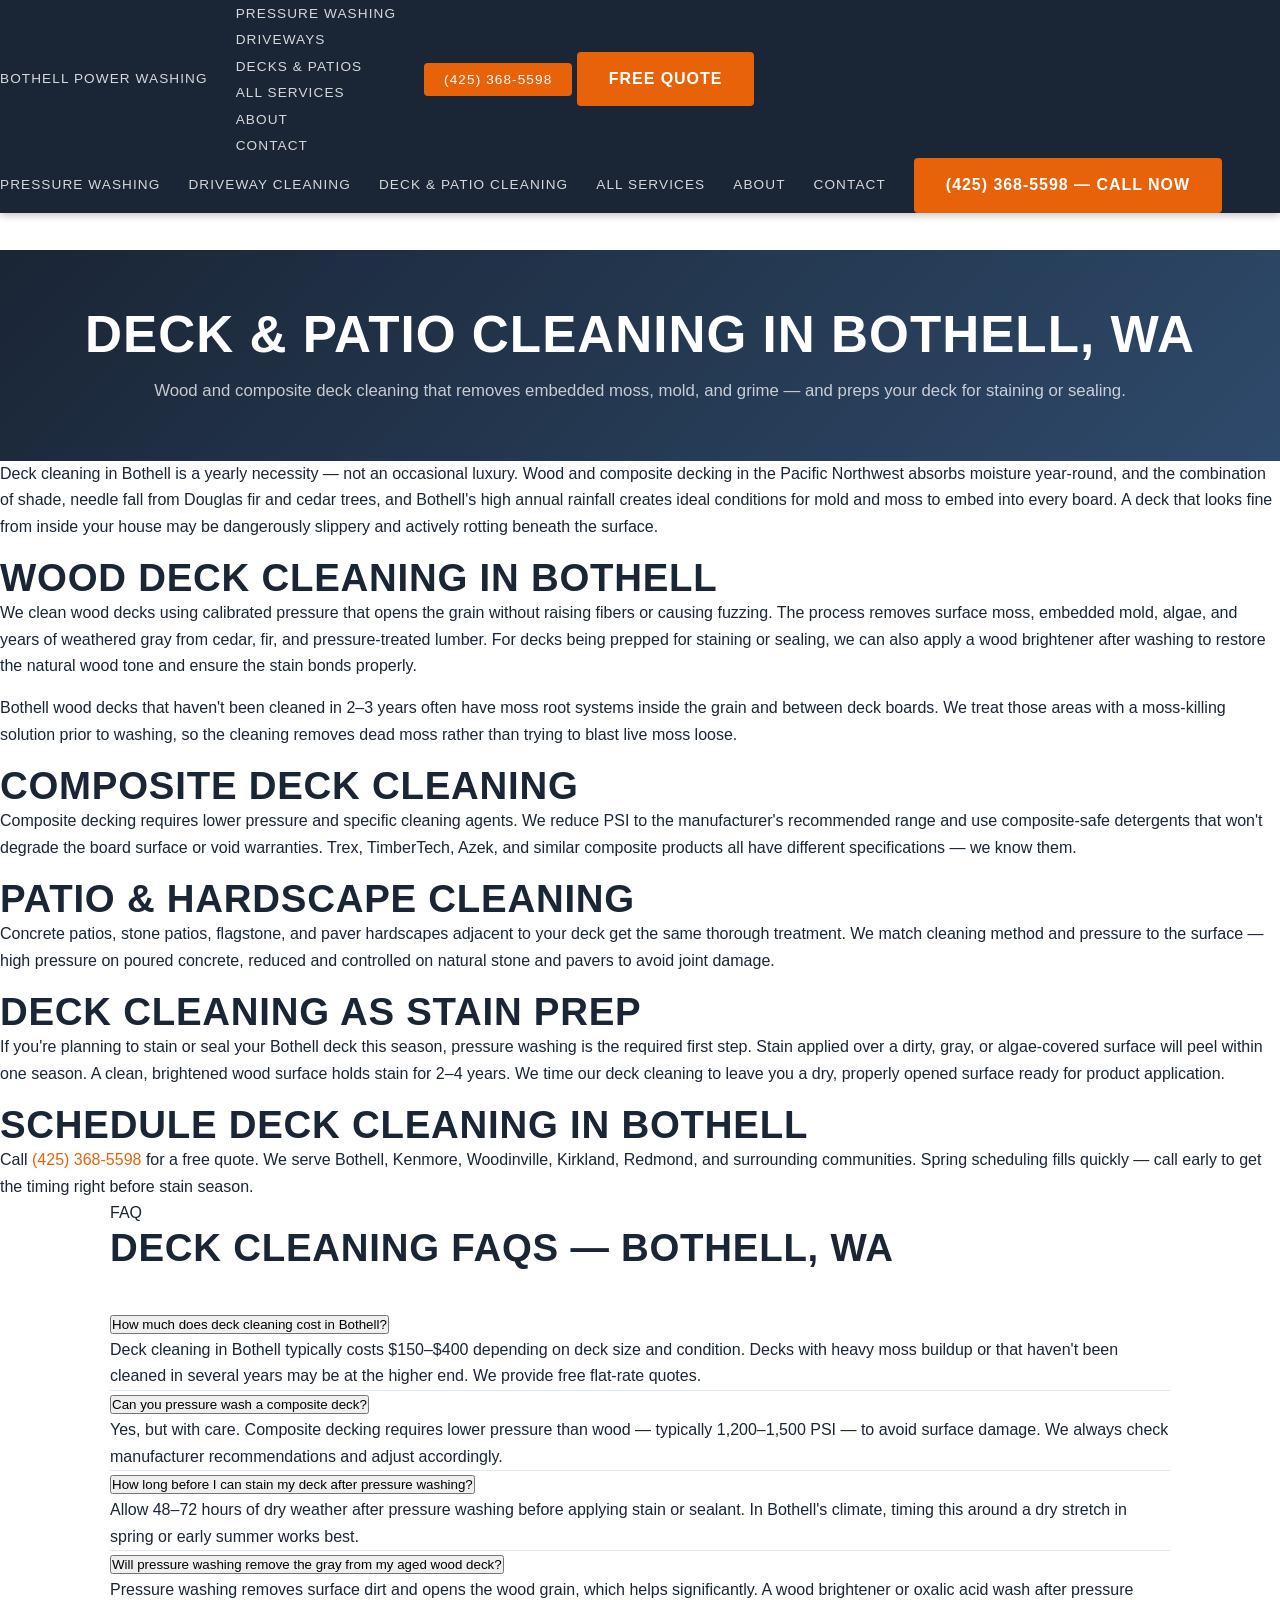
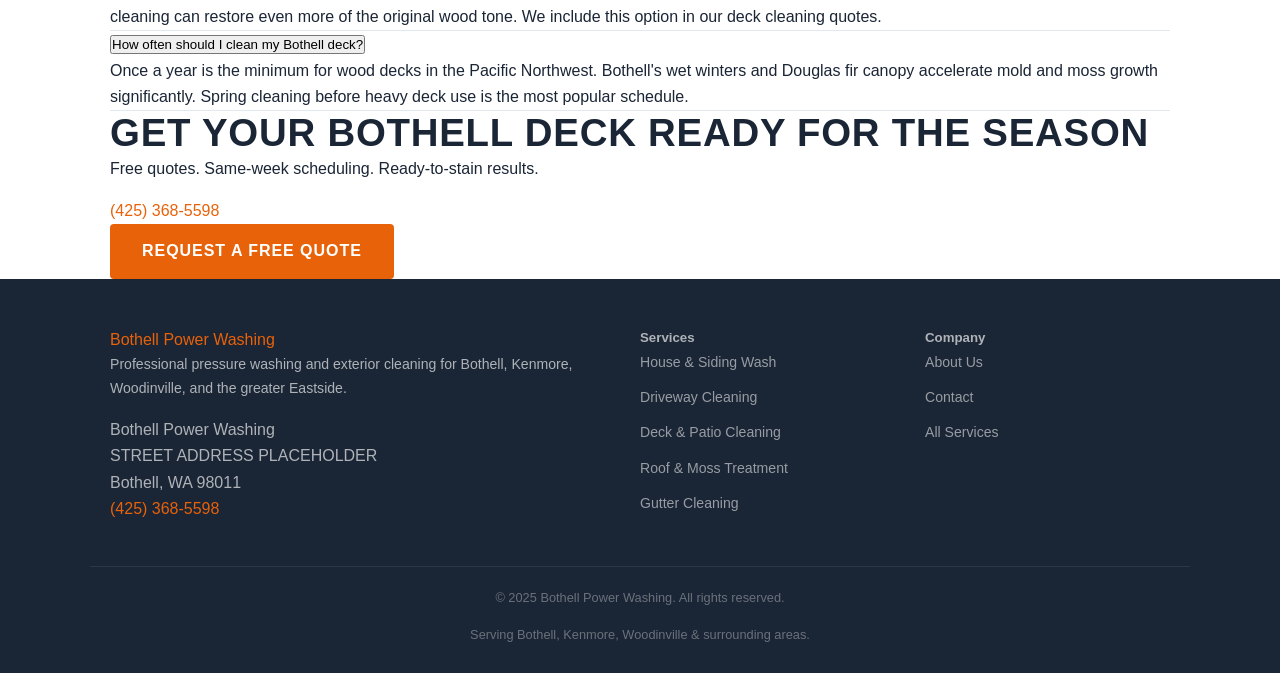
<file: deck-cleaning.html>
<!DOCTYPE html>
<html lang="en">
<head>
  <meta charset="UTF-8" />
  <meta name="viewport" content="width=device-width, initial-scale=1.0" />
  <title>Deck & Patio Cleaning Bothell WA | Bothell Power Washing</title>
  <meta name="description" content="Wood and composite deck cleaning in Bothell, WA. Removes moss, mold, and embedded grime. Prep for staining included. Call (425) 368-5598." />
  <link rel="canonical" href="https://www.bothellpowerwashing.com/deck-cleaning.html" />
  <link rel="stylesheet" href="css/style.css" />

  <script type="application/ld+json">
  {
    "@context": "https://schema.org",
    "@type": "FAQPage",
    "mainEntity": [
      {
        "@type": "Question",
        "name": "How much does deck cleaning cost in Bothell?",
        "acceptedAnswer": {
          "@type": "Answer",
          "text": "Deck cleaning in Bothell typically costs $150–$400 depending on deck size and condition. We provide free flat-rate quotes. Decks with heavy moss buildup or that haven't been cleaned in several years may be at the higher end."
        }
      },
      {
        "@type": "Question",
        "name": "Can you pressure wash a composite deck?",
        "acceptedAnswer": {
          "@type": "Answer",
          "text": "Yes, but with care. Composite decking requires lower pressure than wood — typically 1,200–1,500 PSI — to avoid surface damage. We always check the manufacturer's recommendations and adjust accordingly. Never use a wand directly on composite boards."
        }
      },
      {
        "@type": "Question",
        "name": "How long before I can stain my deck after pressure washing?",
        "acceptedAnswer": {
          "@type": "Answer",
          "text": "Allow 48–72 hours of dry weather after pressure washing before applying stain or sealant. In Bothell's climate, timing this around a dry stretch in spring or early summer works best. We can advise on timing when we quote your job."
        }
      },
      {
        "@type": "Question",
        "name": "Will pressure washing remove the gray from my aged wood deck?",
        "acceptedAnswer": {
          "@type": "Answer",
          "text": "Pressure washing removes surface dirt and opens the wood grain, which helps — but the gray color in weathered wood is oxidation that lives below the surface. A wood brightener or oxalic acid wash after pressure cleaning can restore significantly more of the original wood tone."
        }
      },
      {
        "@type": "Question",
        "name": "How often should I clean my Bothell deck?",
        "acceptedAnswer": {
          "@type": "Answer",
          "text": "Once a year is the minimum for wood decks in the Pacific Northwest. Bothell's wet winters and Douglas fir canopy accelerate mold and moss growth significantly. Cleaning in spring before the deck gets heavy use, and inspecting for moss in fall, is the ideal schedule."
        }
      }
    ]
  }
  </script>

  <script type="application/ld+json">
  {
    "@context": "https://schema.org",
    "@type": "BreadcrumbList",
    "itemListElement": [
      { "@type": "ListItem", "position": 1, "name": "Home", "item": "https://www.bothellpowerwashing.com/" },
      { "@type": "ListItem", "position": 2, "name": "Deck & Patio Cleaning", "item": "https://www.bothellpowerwashing.com/deck-cleaning.html" }
    ]
  }
  </script>
  <!-- Google tag (gtag.js) -->
  <script async src="https://www.googletagmanager.com/gtag/js?id=G-3X97CZG7LM"></script>
  <script>
    window.dataLayer = window.dataLayer || [];
    function gtag(){dataLayer.push(arguments);}
    gtag('js', new Date());
    gtag('config', 'G-3X97CZG7LM');
  </script>
</head>
<body>

  <header>
    <nav>
      <a href="/" class="nav-logo">Bothell <span>Power</span> Washing</a>
      <ul class="nav-links">
        <li><a href="pressure-washing.html">Pressure Washing</a></li>
        <li><a href="driveway-cleaning.html">Driveways</a></li>
        <li><a href="deck-cleaning.html">Decks &amp; Patios</a></li>
        <li><a href="services.html">All Services</a></li>
        <li><a href="about.html">About</a></li>
        <li><a href="contact.html">Contact</a></li>
      </ul>
      <div class="nav-cta">
        <a href="tel:4253685598" class="nav-phone">(425) 368-5598</a>
        <a href="contact.html" class="btn btn-primary">Free Quote</a>
      </div>
      <button class="hamburger" aria-label="Open menu"><span></span><span></span><span></span></button>
    </nav>
    <nav class="mobile-nav">
      <a href="pressure-washing.html">Pressure Washing</a>
      <a href="driveway-cleaning.html">Driveway Cleaning</a>
      <a href="deck-cleaning.html">Deck &amp; Patio Cleaning</a>
      <a href="services.html">All Services</a>
      <a href="about.html">About</a>
      <a href="contact.html">Contact</a>
      <a href="tel:4253685598" class="btn btn-primary">(425) 368-5598 — Call Now</a>
    </nav>
  </header>

  <div class="breadcrumb">
    <div class="breadcrumb-inner">
      <a href="/">Home</a><span>›</span> Deck &amp; Patio Cleaning Bothell WA
    </div>
  </div>

  <section class="page-hero">
    <h1>Deck &amp; Patio Cleaning in Bothell, WA</h1>
    <p>Wood and composite deck cleaning that removes embedded moss, mold, and grime — and preps your deck for staining or sealing.</p>
  </section>

  <div class="prose">
    <p>
      Deck cleaning in Bothell is a yearly necessity — not an occasional luxury. Wood and composite decking in the Pacific Northwest absorbs moisture year-round, and the combination of shade, needle fall from Douglas fir and cedar trees, and Bothell's high annual rainfall creates ideal conditions for mold and moss to embed into every board. A deck that looks fine from inside your house may be dangerously slippery and actively rotting beneath the surface.
    </p>

    <h2>Wood Deck Cleaning in Bothell</h2>
    <p>
      We clean wood decks using calibrated pressure that opens the grain without raising fibers or causing fuzzing. The process removes surface moss, embedded mold, algae, and years of weathered gray from cedar, fir, and pressure-treated lumber. For decks being prepped for staining or sealing, we can also apply a wood brightener after washing to restore the natural wood tone and ensure the stain bonds properly.
    </p>
    <p>
      Bothell wood decks that haven't been cleaned in 2–3 years often have moss root systems inside the grain and between deck boards. We treat those areas with a moss-killing solution prior to washing, so the cleaning removes dead moss rather than trying to blast live moss loose.
    </p>

    <h2>Composite Deck Cleaning</h2>
    <p>
      Composite decking requires lower pressure and specific cleaning agents. We reduce PSI to the manufacturer's recommended range and use composite-safe detergents that won't degrade the board surface or void warranties. Trex, TimberTech, Azek, and similar composite products all have different specifications — we know them.
    </p>

    <h2>Patio &amp; Hardscape Cleaning</h2>
    <p>
      Concrete patios, stone patios, flagstone, and paver hardscapes adjacent to your deck get the same thorough treatment. We match cleaning method and pressure to the surface — high pressure on poured concrete, reduced and controlled on natural stone and pavers to avoid joint damage.
    </p>

    <h2>Deck Cleaning as Stain Prep</h2>
    <p>
      If you're planning to stain or seal your Bothell deck this season, pressure washing is the required first step. Stain applied over a dirty, gray, or algae-covered surface will peel within one season. A clean, brightened wood surface holds stain for 2–4 years. We time our deck cleaning to leave you a dry, properly opened surface ready for product application.
    </p>

    <h2>Schedule Deck Cleaning in Bothell</h2>
    <p>
      Call <a href="tel:4253685598">(425) 368-5598</a> for a free quote. We serve Bothell, Kenmore, Woodinville, Kirkland, Redmond, and surrounding communities. Spring scheduling fills quickly — call early to get the timing right before stain season.
    </p>
  </div>

  <section class="faq" style="padding-top:0;">
    <div class="container">
      <span class="section-label">FAQ</span>
      <h2 class="section-title">Deck Cleaning FAQs — Bothell, WA</h2>
      <div class="faq-list">
        <div class="faq-item">
          <button class="faq-q">How much does deck cleaning cost in Bothell?</button>
          <div class="faq-a">Deck cleaning in Bothell typically costs $150–$400 depending on deck size and condition. Decks with heavy moss buildup or that haven't been cleaned in several years may be at the higher end. We provide free flat-rate quotes.</div>
        </div>
        <div class="faq-item">
          <button class="faq-q">Can you pressure wash a composite deck?</button>
          <div class="faq-a">Yes, but with care. Composite decking requires lower pressure than wood — typically 1,200–1,500 PSI — to avoid surface damage. We always check manufacturer recommendations and adjust accordingly.</div>
        </div>
        <div class="faq-item">
          <button class="faq-q">How long before I can stain my deck after pressure washing?</button>
          <div class="faq-a">Allow 48–72 hours of dry weather after pressure washing before applying stain or sealant. In Bothell's climate, timing this around a dry stretch in spring or early summer works best.</div>
        </div>
        <div class="faq-item">
          <button class="faq-q">Will pressure washing remove the gray from my aged wood deck?</button>
          <div class="faq-a">Pressure washing removes surface dirt and opens the wood grain, which helps significantly. A wood brightener or oxalic acid wash after pressure cleaning can restore even more of the original wood tone. We include this option in our deck cleaning quotes.</div>
        </div>
        <div class="faq-item">
          <button class="faq-q">How often should I clean my Bothell deck?</button>
          <div class="faq-a">Once a year is the minimum for wood decks in the Pacific Northwest. Bothell's wet winters and Douglas fir canopy accelerate mold and moss growth significantly. Spring cleaning before heavy deck use is the most popular schedule.</div>
        </div>
      </div>
    </div>
  </section>

  <section class="cta-banner">
    <div class="container">
      <h2>Get Your Bothell Deck Ready for the Season</h2>
      <p>Free quotes. Same-week scheduling. Ready-to-stain results.</p>
      <a href="tel:4253685598" class="cta-phone-big">(425) 368-5598</a><br>
      <a href="contact.html" class="btn btn-primary">Request a Free Quote</a>
    </div>
  </section>

  <footer>
    <div class="footer-inner">
      <div class="footer-brand">
        <a href="/" class="nav-logo">Bothell <span>Power</span> Washing</a>
        <p>Professional pressure washing and exterior cleaning for Bothell, Kenmore, Woodinville, and the greater Eastside.</p>
        <div class="footer-nap">
          Bothell Power Washing<br>STREET ADDRESS PLACEHOLDER<br>Bothell, WA 98011<br>
          <a href="tel:4253685598">(425) 368-5598</a>
        </div>
      </div>
      <div class="footer-col">
        <h5>Services</h5>
        <ul>
          <li><a href="pressure-washing.html">House &amp; Siding Wash</a></li>
          <li><a href="driveway-cleaning.html">Driveway Cleaning</a></li>
          <li><a href="deck-cleaning.html">Deck &amp; Patio Cleaning</a></li>
          <li><a href="services.html#roof">Roof &amp; Moss Treatment</a></li>
          <li><a href="services.html#gutter">Gutter Cleaning</a></li>
        </ul>
      </div>
      <div class="footer-col">
        <h5>Company</h5>
        <ul>
          <li><a href="about.html">About Us</a></li>
          <li><a href="contact.html">Contact</a></li>
          <li><a href="services.html">All Services</a></li>
        </ul>
      </div>
    </div>
    <div class="footer-bottom">
      <p>&copy; 2025 Bothell Power Washing. All rights reserved.</p>
      <p>Serving Bothell, Kenmore, Woodinville &amp; surrounding areas.</p>
    </div>
  </footer>

  <script src="js/main.js"></script>
</body>
</html>
</file>
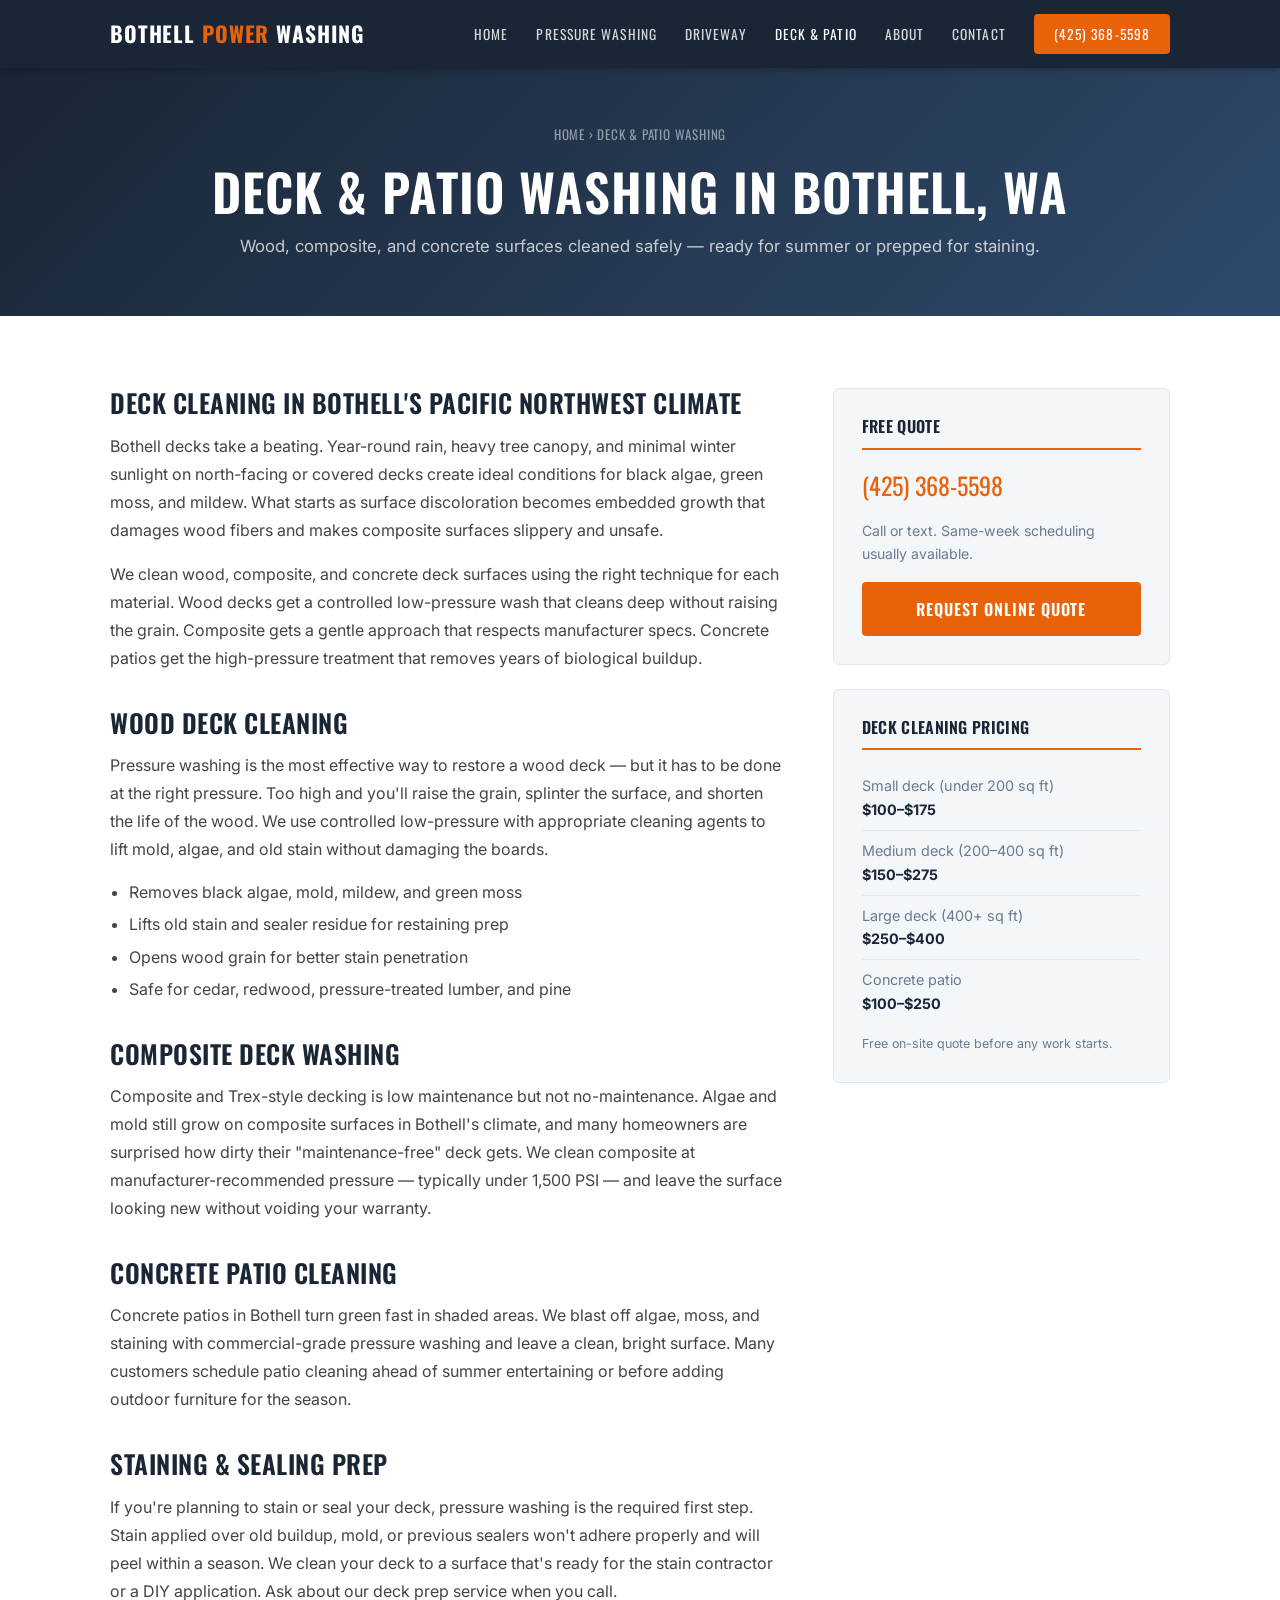
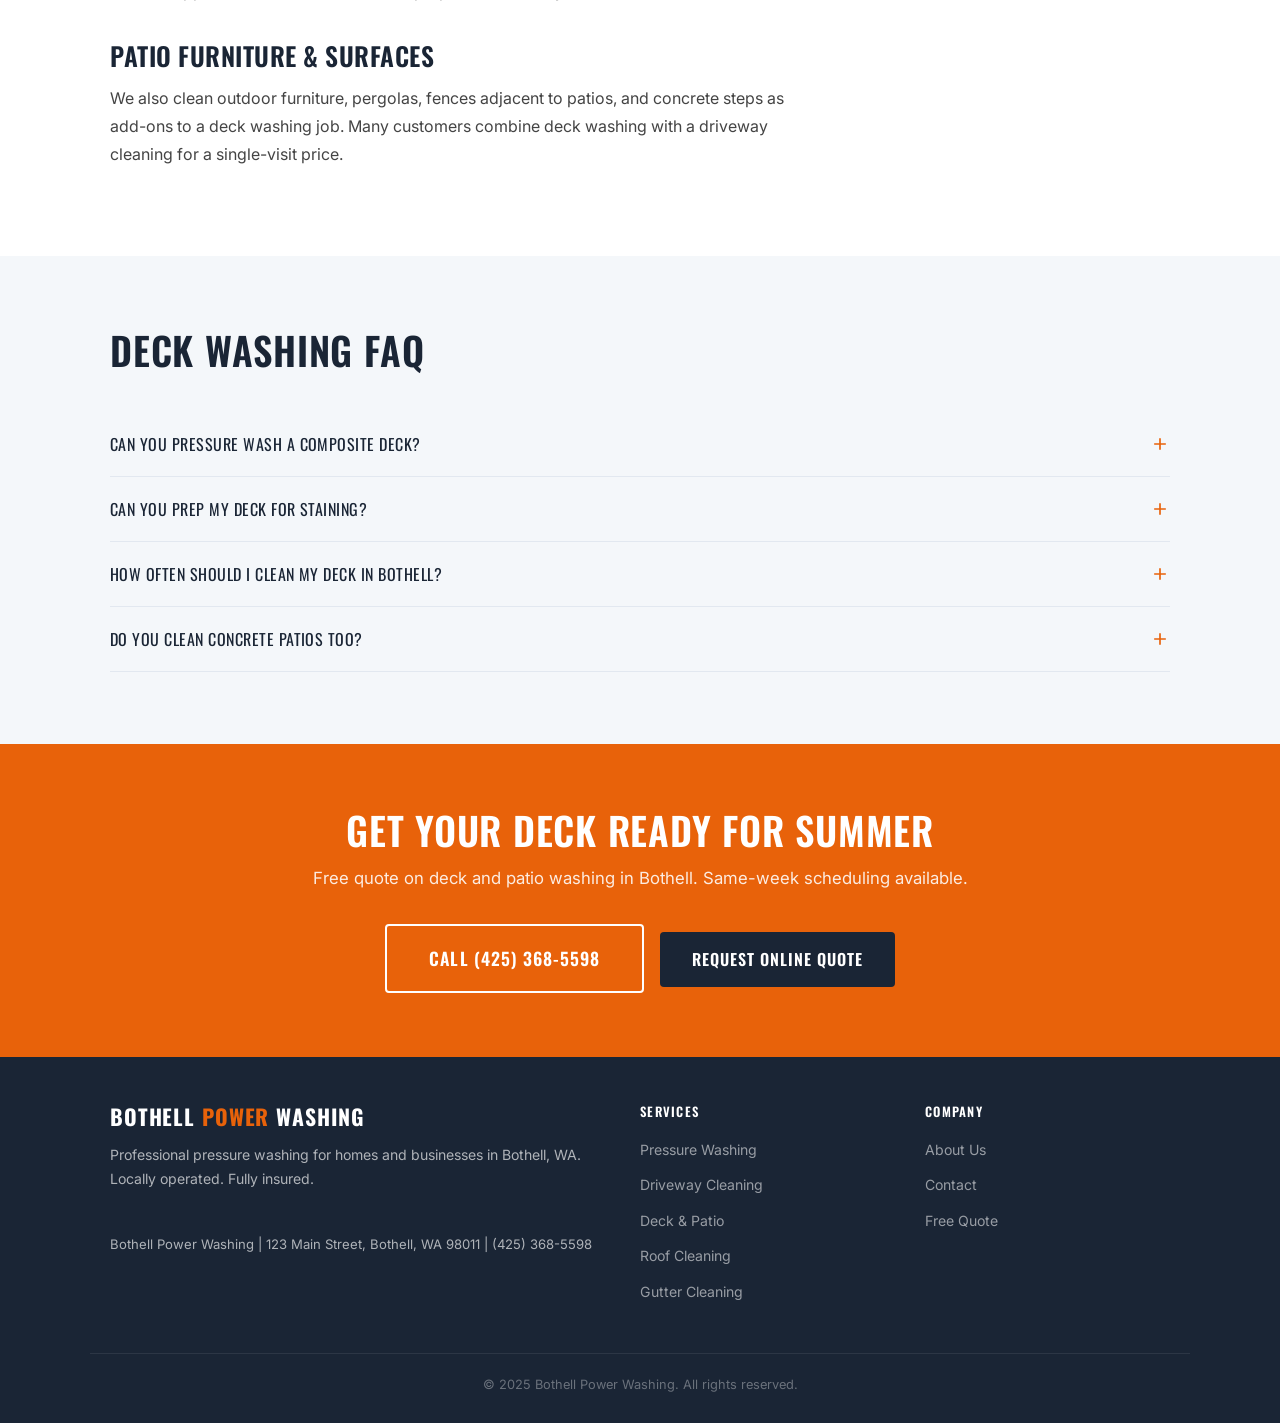
<file: deck-washing.html>
<!DOCTYPE html>
<html lang="en">
<head>
  <meta charset="UTF-8">
  <meta name="viewport" content="width=device-width, initial-scale=1.0">
  <title>Deck & Patio Washing Bothell WA | Wood & Composite Deck Cleaning</title>
  <meta name="description" content="Deck and patio pressure washing in Bothell, WA. Safe cleaning for wood, composite, and concrete. Prep for staining or sealing. Call (425) 368-5598.">
  <link rel="canonical" href="https://www.bothellpowerwashing.com/deck-washing.html">
  <link rel="preconnect" href="https://fonts.googleapis.com">
  <link href="https://fonts.googleapis.com/css2?family=Oswald:wght@400;600;700&family=Inter:wght@400;500;600&display=swap" rel="stylesheet">
  <link rel="stylesheet" href="css/style.css">
  <script type="application/ld+json">
  {"@context":"https://schema.org","@type":"Service","name":"Deck and Patio Washing in Bothell, WA","provider":{"@type":"LocalBusiness","name":"Bothell Power Washing","telephone":"(425) 368-5598"},"areaServed":{"@type":"City","name":"Bothell","addressRegion":"WA"},"description":"Professional deck and patio pressure washing in Bothell, WA. Wood, composite, and concrete cleaned safely."}
  </script>
  <script type="application/ld+json">
  {"@context":"https://schema.org","@type":"FAQPage","mainEntity":[{"@type":"Question","name":"Can you pressure wash a composite deck?","acceptedAnswer":{"@type":"Answer","text":"Yes, but composite decking requires lower pressure than wood or concrete — typically 1,200–1,500 PSI. We follow manufacturer guidelines to clean without voiding warranties or damaging the surface texture."}},{"@type":"Question","name":"Can you prep my deck for staining?","acceptedAnswer":{"@type":"Answer","text":"Yes. Pressure washing is the essential first step before any stain or sealer application. We remove old surface buildup, open the wood grain, and leave the surface ready for your contractor or a DIY stain job."}},{"@type":"Question","name":"How often should I clean my deck in Bothell?","acceptedAnswer":{"@type":"Answer","text":"Annually is ideal in Bothell's climate. Black algae and moss build up quickly on shaded or north-facing decks. Cleaning annually protects the wood and extends the life of any stain or sealer applied."}},{"@type":"Question","name":"Do you clean concrete patios too?","acceptedAnswer":{"@type":"Answer","text":"Yes — concrete patios are one of our most common jobs. We remove green algae, staining, and grime with appropriate pressure and leave the surface looking clean and fresh."}}]}
  </script>
  <script type="application/ld+json">
  {"@context":"https://schema.org","@type":"BreadcrumbList","itemListElement":[{"@type":"ListItem","position":1,"name":"Home","item":"https://www.bothellpowerwashing.com/"},{"@type":"ListItem","position":2,"name":"Deck & Patio Washing","item":"https://www.bothellpowerwashing.com/deck-washing.html"}]}
  </script>
  <!-- Google tag (gtag.js) -->
  <script async src="https://www.googletagmanager.com/gtag/js?id=G-3X97CZG7LM"></script>
  <script>
    window.dataLayer = window.dataLayer || [];
    function gtag(){dataLayer.push(arguments);}
    gtag('js', new Date());
    gtag('config', 'G-3X97CZG7LM');
  </script>
</head>
<body>

<header>
  <div class="header-inner">
    <a href="index.html" class="logo">Bothell <span>Power</span> Washing</a>
    <button class="hamburger" aria-label="Menu"><span></span><span></span><span></span></button>
    <nav>
      <a href="index.html">Home</a>
      <a href="pressure-washing.html">Pressure Washing</a>
      <a href="driveway-cleaning.html">Driveway</a>
      <a href="deck-washing.html" class="active">Deck & Patio</a>
      <a href="about.html">About</a>
      <a href="contact.html">Contact</a>
      <a href="tel:4253685598" class="nav-phone">(425) 368-5598</a>
    </nav>
  </div>
</header>

<div class="page-hero">
  <div class="container">
    <div class="breadcrumb"><a href="index.html">Home</a> › Deck &amp; Patio Washing</div>
    <h1>Deck &amp; Patio Washing in Bothell, WA</h1>
    <p>Wood, composite, and concrete surfaces cleaned safely — ready for summer or prepped for staining.</p>
  </div>
</div>

<section class="section">
  <div class="container">
    <div class="content-grid">
      <div class="content-body">
        <h2>Deck Cleaning in Bothell's Pacific Northwest Climate</h2>
        <p>Bothell decks take a beating. Year-round rain, heavy tree canopy, and minimal winter sunlight on north-facing or covered decks create ideal conditions for black algae, green moss, and mildew. What starts as surface discoloration becomes embedded growth that damages wood fibers and makes composite surfaces slippery and unsafe.</p>
        <p>We clean wood, composite, and concrete deck surfaces using the right technique for each material. Wood decks get a controlled low-pressure wash that cleans deep without raising the grain. Composite gets a gentle approach that respects manufacturer specs. Concrete patios get the high-pressure treatment that removes years of biological buildup.</p>

        <h2>Wood Deck Cleaning</h2>
        <p>Pressure washing is the most effective way to restore a wood deck — but it has to be done at the right pressure. Too high and you'll raise the grain, splinter the surface, and shorten the life of the wood. We use controlled low-pressure with appropriate cleaning agents to lift mold, algae, and old stain without damaging the boards.</p>
        <ul>
          <li>Removes black algae, mold, mildew, and green moss</li>
          <li>Lifts old stain and sealer residue for restaining prep</li>
          <li>Opens wood grain for better stain penetration</li>
          <li>Safe for cedar, redwood, pressure-treated lumber, and pine</li>
        </ul>

        <h2>Composite Deck Washing</h2>
        <p>Composite and Trex-style decking is low maintenance but not no-maintenance. Algae and mold still grow on composite surfaces in Bothell's climate, and many homeowners are surprised how dirty their "maintenance-free" deck gets. We clean composite at manufacturer-recommended pressure — typically under 1,500 PSI — and leave the surface looking new without voiding your warranty.</p>

        <h2>Concrete Patio Cleaning</h2>
        <p>Concrete patios in Bothell turn green fast in shaded areas. We blast off algae, moss, and staining with commercial-grade pressure washing and leave a clean, bright surface. Many customers schedule patio cleaning ahead of summer entertaining or before adding outdoor furniture for the season.</p>

        <h2>Staining &amp; Sealing Prep</h2>
        <p>If you're planning to stain or seal your deck, pressure washing is the required first step. Stain applied over old buildup, mold, or previous sealers won't adhere properly and will peel within a season. We clean your deck to a surface that's ready for the stain contractor or a DIY application. Ask about our deck prep service when you call.</p>

        <h2>Patio Furniture &amp; Surfaces</h2>
        <p>We also clean outdoor furniture, pergolas, fences adjacent to patios, and concrete steps as add-ons to a deck washing job. Many customers combine deck washing with a driveway cleaning for a single-visit price.</p>
      </div>

      <div>
        <div class="sidebar-card">
          <h3>Free Quote</h3>
          <a href="tel:4253685598" class="sidebar-phone">(425) 368-5598</a>
          <p style="font-size:0.88rem; color:var(--gray); margin-bottom:16px;">Call or text. Same-week scheduling usually available.</p>
          <a href="contact.html" class="btn btn-primary" style="width:100%; display:block; text-align:center;">Request Online Quote</a>
        </div>
        <div class="sidebar-card">
          <h3>Deck Cleaning Pricing</h3>
          <ul style="list-style:none; font-size:0.9rem; color:var(--gray);">
            <li style="padding:8px 0; border-bottom:1px solid var(--light-gray);">Small deck (under 200 sq ft)<br><strong style="color:var(--navy);">$100–$175</strong></li>
            <li style="padding:8px 0; border-bottom:1px solid var(--light-gray);">Medium deck (200–400 sq ft)<br><strong style="color:var(--navy);">$150–$275</strong></li>
            <li style="padding:8px 0; border-bottom:1px solid var(--light-gray);">Large deck (400+ sq ft)<br><strong style="color:var(--navy);">$250–$400</strong></li>
            <li style="padding:8px 0;">Concrete patio<br><strong style="color:var(--navy);">$100–$250</strong></li>
          </ul>
          <p style="font-size:0.78rem; color:var(--gray); margin-top:10px;">Free on-site quote before any work starts.</p>
        </div>
      </div>
    </div>
  </div>
</section>

<section class="section section--gray">
  <div class="container">
    <h2>Deck Washing FAQ</h2>
    <div class="faq-list">
      <div class="faq-item">
        <button class="faq-question">Can you pressure wash a composite deck?
          <svg viewBox="0 0 24 24"><path d="M19 11H13V5h-2v6H5v2h6v6h2v-6h6z"/></svg>
        </button>
        <div class="faq-answer"><div class="faq-answer-inner">Yes, but composite decking requires lower pressure than wood or concrete — typically 1,200–1,500 PSI. We follow manufacturer guidelines to clean without voiding warranties or damaging the surface texture.</div></div>
      </div>
      <div class="faq-item">
        <button class="faq-question">Can you prep my deck for staining?
          <svg viewBox="0 0 24 24"><path d="M19 11H13V5h-2v6H5v2h6v6h2v-6h6z"/></svg>
        </button>
        <div class="faq-answer"><div class="faq-answer-inner">Yes. Pressure washing is the essential first step before stain or sealer application. We remove old surface buildup, open the wood grain, and leave the surface ready for your contractor or a DIY stain job. The deck should dry 24–48 hours before staining.</div></div>
      </div>
      <div class="faq-item">
        <button class="faq-question">How often should I clean my deck in Bothell?
          <svg viewBox="0 0 24 24"><path d="M19 11H13V5h-2v6H5v2h6v6h2v-6h6z"/></svg>
        </button>
        <div class="faq-answer"><div class="faq-answer-inner">Annually is ideal in Bothell's climate. Black algae and moss build up quickly on shaded or covered decks. Regular cleaning also extends the life of any stain or sealer, saving you money long-term.</div></div>
      </div>
      <div class="faq-item">
        <button class="faq-question">Do you clean concrete patios too?
          <svg viewBox="0 0 24 24"><path d="M19 11H13V5h-2v6H5v2h6v6h2v-6h6z"/></svg>
        </button>
        <div class="faq-answer"><div class="faq-answer-inner">Yes — concrete patios are one of our most common jobs. We remove green algae, staining, and grime with appropriate pressure and leave the surface looking dramatically better. Many customers combine deck + patio cleaning for a single-visit price.</div></div>
      </div>
    </div>
  </div>
</section>

<div class="cta-band">
  <div class="container">
    <h2>Get Your Deck Ready for Summer</h2>
    <p>Free quote on deck and patio washing in Bothell. Same-week scheduling available.</p>
    <a href="tel:4253685598" class="btn btn-outline btn-lg">Call (425) 368-5598</a>
    &nbsp;&nbsp;
    <a href="contact.html" class="btn" style="background:var(--navy); color:white;">Request Online Quote</a>
  </div>
</div>

<footer>
  <div class="footer-inner">
    <div class="footer-brand">
      <div class="logo">Bothell <span>Power</span> Washing</div>
      <p>Professional pressure washing for homes and businesses in Bothell, WA. Locally operated. Fully insured.</p>
      <br><p style="font-size:0.82rem;">Bothell Power Washing | 123 Main Street, Bothell, WA 98011 | (425) 368-5598</p>
    </div>
    <div class="footer-col">
      <h4>Services</h4>
      <ul>
        <li><a href="pressure-washing.html">Pressure Washing</a></li>
        <li><a href="driveway-cleaning.html">Driveway Cleaning</a></li>
        <li><a href="deck-washing.html">Deck &amp; Patio</a></li>
        <li><a href="pressure-washing.html#roof">Roof Cleaning</a></li>
        <li><a href="pressure-washing.html#gutter">Gutter Cleaning</a></li>
      </ul>
    </div>
    <div class="footer-col">
      <h4>Company</h4>
      <ul>
        <li><a href="about.html">About Us</a></li>
        <li><a href="contact.html">Contact</a></li>
        <li><a href="contact.html">Free Quote</a></li>
      </ul>
    </div>
  </div>
  <div class="footer-bottom"><p>&copy; 2025 Bothell Power Washing. All rights reserved.</p></div>
</footer>
<script src="js/main.js"></script>
</body>
</html>
</file>
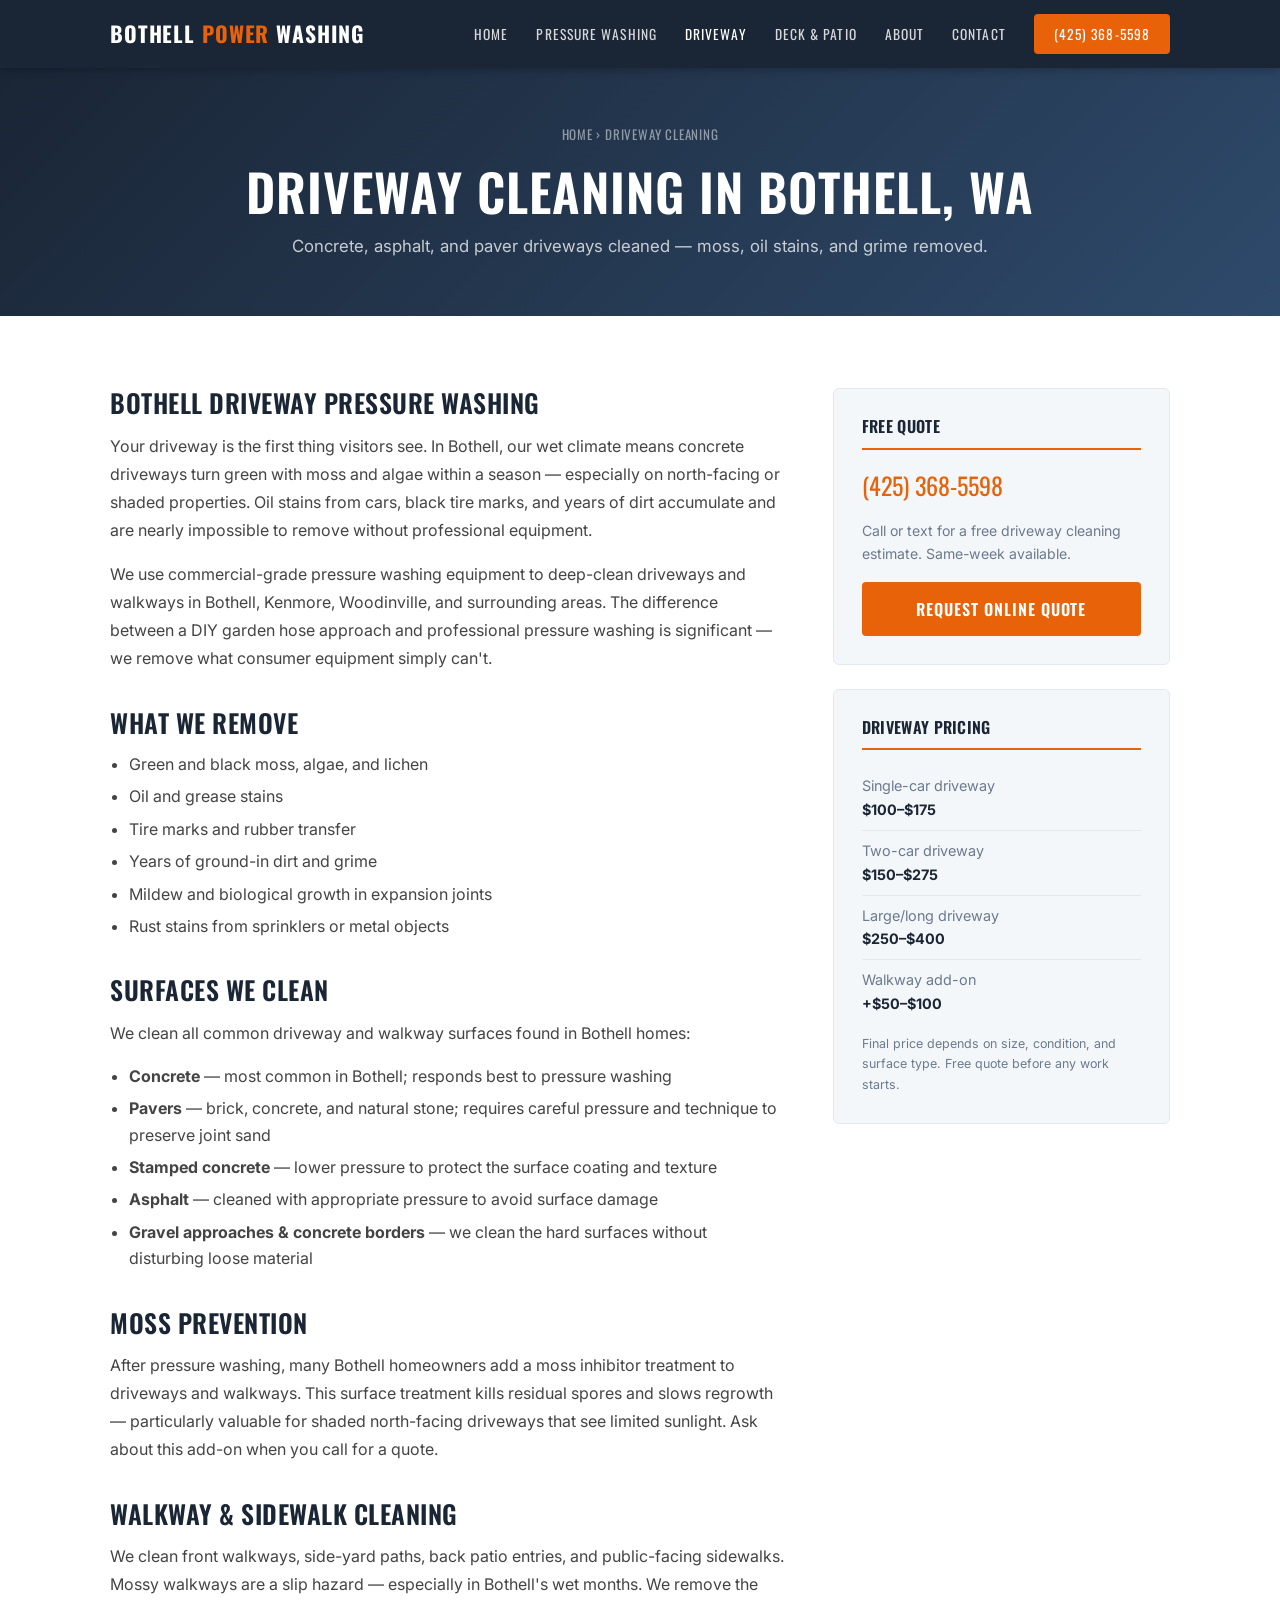
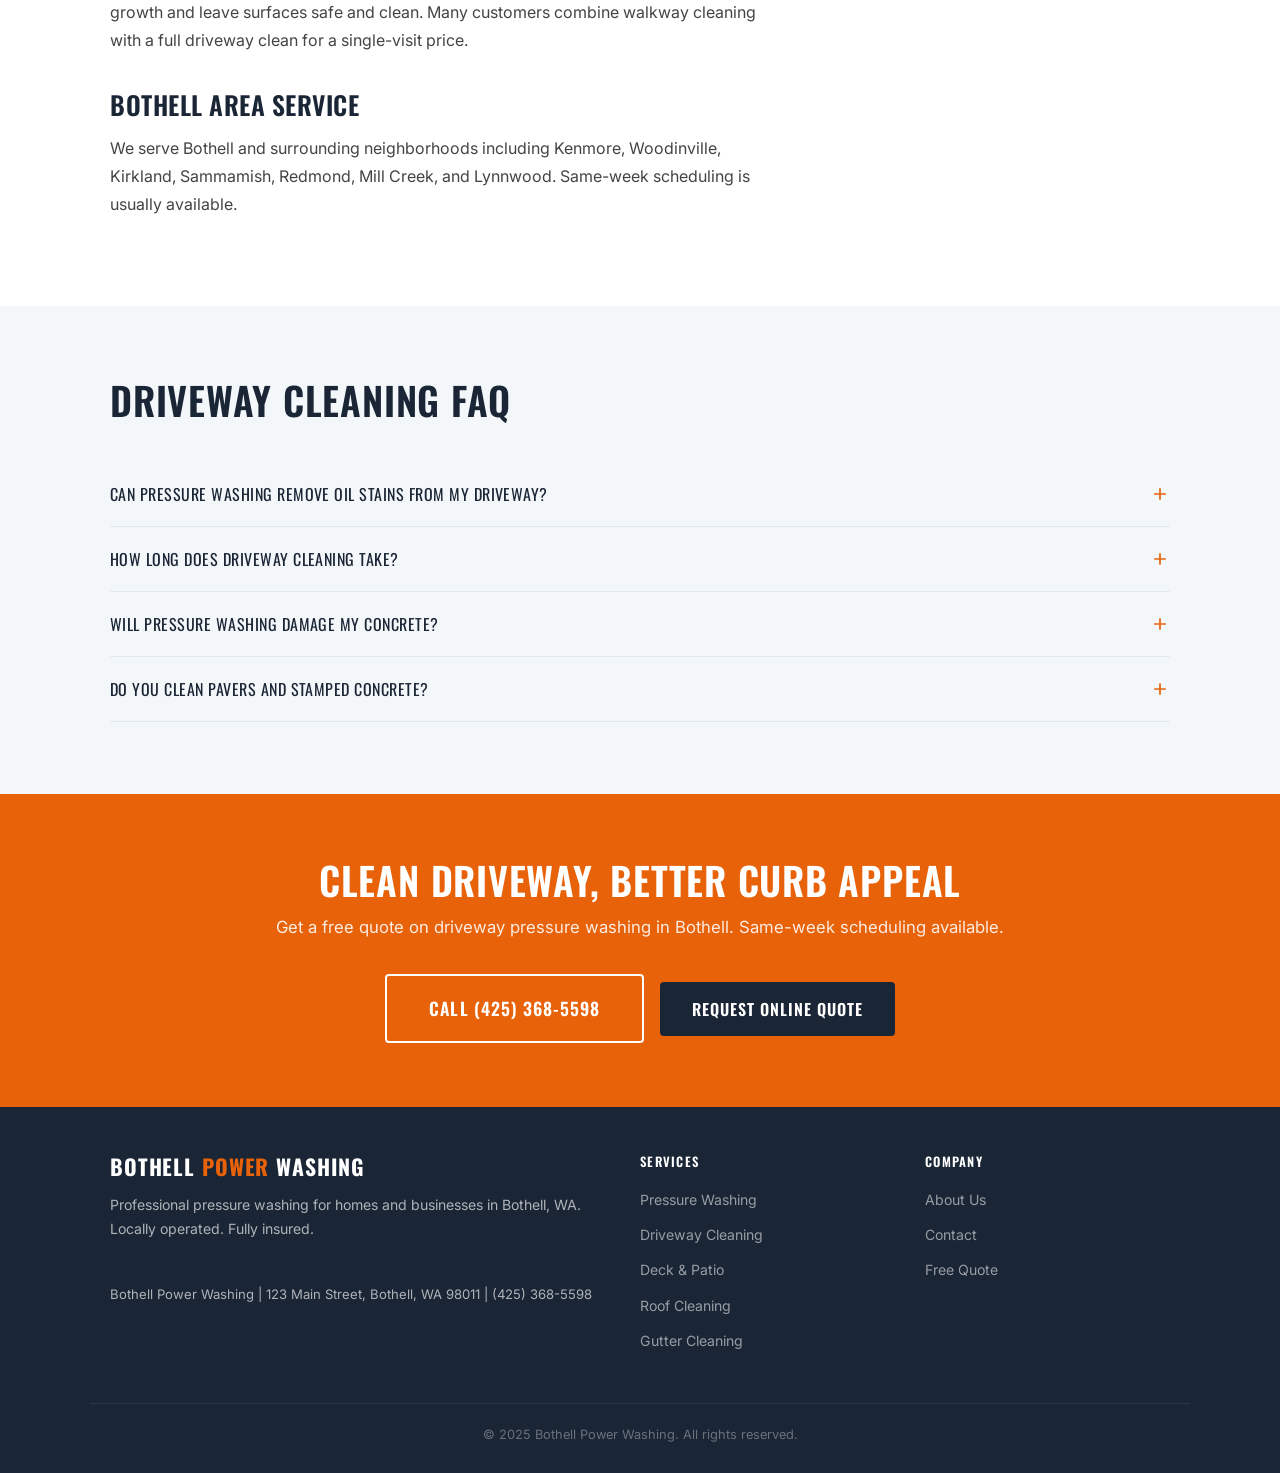
<file: driveway-cleaning.html>
<!DOCTYPE html>
<html lang="en">
<head>
  <meta charset="UTF-8">
  <meta name="viewport" content="width=device-width, initial-scale=1.0">
  <title>Driveway Cleaning Bothell WA | Concrete & Paver Pressure Washing</title>
  <meta name="description" content="Professional driveway and walkway cleaning in Bothell, WA. Remove oil stains, moss, and grime from concrete and pavers. Free quotes — call (425) 368-5598.">
  <link rel="canonical" href="https://www.bothellpowerwashing.com/driveway-cleaning.html">
  <link rel="preconnect" href="https://fonts.googleapis.com">
  <link href="https://fonts.googleapis.com/css2?family=Oswald:wght@400;600;700&family=Inter:wght@400;500;600&display=swap" rel="stylesheet">
  <link rel="stylesheet" href="css/style.css">
  <script type="application/ld+json">
  {"@context":"https://schema.org","@type":"Service","name":"Driveway Cleaning in Bothell, WA","provider":{"@type":"LocalBusiness","name":"Bothell Power Washing","telephone":"(425) 368-5598"},"areaServed":{"@type":"City","name":"Bothell","addressRegion":"WA"},"description":"Professional driveway and walkway pressure washing in Bothell, WA. Removes oil stains, moss, algae, and grime from concrete, asphalt, and pavers."}
  </script>
  <script type="application/ld+json">
  {"@context":"https://schema.org","@type":"FAQPage","mainEntity":[{"@type":"Question","name":"Can pressure washing remove oil stains from a driveway?","acceptedAnswer":{"@type":"Answer","text":"Yes. We use degreasers combined with hot or high-pressure water to break down oil and grease stains. Very old or deep stains may lighten significantly but not disappear completely — we'll be honest about what's achievable before we start."}},{"@type":"Question","name":"How long does driveway cleaning take?","acceptedAnswer":{"@type":"Answer","text":"A standard two-car driveway in Bothell takes 60–90 minutes. Larger driveways, heavy staining, or paver driveways with joint sand take longer. We include a final rinse and walkthrough."}},{"@type":"Question","name":"Will pressure washing damage my concrete driveway?","acceptedAnswer":{"@type":"Answer","text":"Not when done correctly. We use appropriate pressure for concrete surfaces — typically 2,500–3,500 PSI — and keep the nozzle moving to prevent surface etching. We never use excessive pressure on older or cracked concrete."}},{"@type":"Question","name":"Do you clean pavers and stamped concrete?","acceptedAnswer":{"@type":"Answer","text":"Yes. Pavers and stamped concrete require lower pressure and careful technique to preserve joint sand and surface coatings. We're experienced with both."}}]}
  </script>
  <script type="application/ld+json">
  {"@context":"https://schema.org","@type":"BreadcrumbList","itemListElement":[{"@type":"ListItem","position":1,"name":"Home","item":"https://www.bothellpowerwashing.com/"},{"@type":"ListItem","position":2,"name":"Driveway Cleaning","item":"https://www.bothellpowerwashing.com/driveway-cleaning.html"}]}
  </script>
  <!-- Google tag (gtag.js) -->
  <script async src="https://www.googletagmanager.com/gtag/js?id=G-3X97CZG7LM"></script>
  <script>
    window.dataLayer = window.dataLayer || [];
    function gtag(){dataLayer.push(arguments);}
    gtag('js', new Date());
    gtag('config', 'G-3X97CZG7LM');
  </script>
</head>
<body>

<header>
  <div class="header-inner">
    <a href="index.html" class="logo">Bothell <span>Power</span> Washing</a>
    <button class="hamburger" aria-label="Menu"><span></span><span></span><span></span></button>
    <nav>
      <a href="index.html">Home</a>
      <a href="pressure-washing.html">Pressure Washing</a>
      <a href="driveway-cleaning.html" class="active">Driveway</a>
      <a href="deck-washing.html">Deck & Patio</a>
      <a href="about.html">About</a>
      <a href="contact.html">Contact</a>
      <a href="tel:4253685598" class="nav-phone">(425) 368-5598</a>
    </nav>
  </div>
</header>

<div class="page-hero">
  <div class="container">
    <div class="breadcrumb"><a href="index.html">Home</a> › Driveway Cleaning</div>
    <h1>Driveway Cleaning in Bothell, WA</h1>
    <p>Concrete, asphalt, and paver driveways cleaned — moss, oil stains, and grime removed.</p>
  </div>
</div>

<section class="section">
  <div class="container">
    <div class="content-grid">
      <div class="content-body">
        <h2>Bothell Driveway Pressure Washing</h2>
        <p>Your driveway is the first thing visitors see. In Bothell, our wet climate means concrete driveways turn green with moss and algae within a season — especially on north-facing or shaded properties. Oil stains from cars, black tire marks, and years of dirt accumulate and are nearly impossible to remove without professional equipment.</p>
        <p>We use commercial-grade pressure washing equipment to deep-clean driveways and walkways in Bothell, Kenmore, Woodinville, and surrounding areas. The difference between a DIY garden hose approach and professional pressure washing is significant — we remove what consumer equipment simply can't.</p>

        <h2>What We Remove</h2>
        <ul>
          <li>Green and black moss, algae, and lichen</li>
          <li>Oil and grease stains</li>
          <li>Tire marks and rubber transfer</li>
          <li>Years of ground-in dirt and grime</li>
          <li>Mildew and biological growth in expansion joints</li>
          <li>Rust stains from sprinklers or metal objects</li>
        </ul>

        <h2>Surfaces We Clean</h2>
        <p>We clean all common driveway and walkway surfaces found in Bothell homes:</p>
        <ul>
          <li><strong>Concrete</strong> — most common in Bothell; responds best to pressure washing</li>
          <li><strong>Pavers</strong> — brick, concrete, and natural stone; requires careful pressure and technique to preserve joint sand</li>
          <li><strong>Stamped concrete</strong> — lower pressure to protect the surface coating and texture</li>
          <li><strong>Asphalt</strong> — cleaned with appropriate pressure to avoid surface damage</li>
          <li><strong>Gravel approaches &amp; concrete borders</strong> — we clean the hard surfaces without disturbing loose material</li>
        </ul>

        <h2>Moss Prevention</h2>
        <p>After pressure washing, many Bothell homeowners add a moss inhibitor treatment to driveways and walkways. This surface treatment kills residual spores and slows regrowth — particularly valuable for shaded north-facing driveways that see limited sunlight. Ask about this add-on when you call for a quote.</p>

        <h2>Walkway &amp; Sidewalk Cleaning</h2>
        <p>We clean front walkways, side-yard paths, back patio entries, and public-facing sidewalks. Mossy walkways are a slip hazard — especially in Bothell's wet months. We remove the growth and leave surfaces safe and clean. Many customers combine walkway cleaning with a full driveway clean for a single-visit price.</p>

        <h2>Bothell Area Service</h2>
        <p>We serve Bothell and surrounding neighborhoods including Kenmore, Woodinville, Kirkland, Sammamish, Redmond, Mill Creek, and Lynnwood. Same-week scheduling is usually available.</p>
      </div>

      <div>
        <div class="sidebar-card">
          <h3>Free Quote</h3>
          <a href="tel:4253685598" class="sidebar-phone">(425) 368-5598</a>
          <p style="font-size:0.88rem; color:var(--gray); margin-bottom:16px;">Call or text for a free driveway cleaning estimate. Same-week available.</p>
          <a href="contact.html" class="btn btn-primary" style="width:100%; display:block; text-align:center;">Request Online Quote</a>
        </div>
        <div class="sidebar-card">
          <h3>Driveway Pricing</h3>
          <ul style="list-style:none; font-size:0.9rem; color:var(--gray);">
            <li style="padding:8px 0; border-bottom:1px solid var(--light-gray);">Single-car driveway<br><strong style="color:var(--navy);">$100–$175</strong></li>
            <li style="padding:8px 0; border-bottom:1px solid var(--light-gray);">Two-car driveway<br><strong style="color:var(--navy);">$150–$275</strong></li>
            <li style="padding:8px 0; border-bottom:1px solid var(--light-gray);">Large/long driveway<br><strong style="color:var(--navy);">$250–$400</strong></li>
            <li style="padding:8px 0;">Walkway add-on<br><strong style="color:var(--navy);">+$50–$100</strong></li>
          </ul>
          <p style="font-size:0.78rem; color:var(--gray); margin-top:10px;">Final price depends on size, condition, and surface type. Free quote before any work starts.</p>
        </div>
      </div>
    </div>
  </div>
</section>

<section class="section section--gray">
  <div class="container">
    <h2>Driveway Cleaning FAQ</h2>
    <div class="faq-list">
      <div class="faq-item">
        <button class="faq-question">Can pressure washing remove oil stains from my driveway?
          <svg viewBox="0 0 24 24"><path d="M19 11H13V5h-2v6H5v2h6v6h2v-6h6z"/></svg>
        </button>
        <div class="faq-answer"><div class="faq-answer-inner">Yes. We use degreasers combined with high-pressure hot water to break down oil and grease stains. Very old or deeply set stains may lighten significantly but not disappear entirely — we'll be honest about expectations before starting the job.</div></div>
      </div>
      <div class="faq-item">
        <button class="faq-question">How long does driveway cleaning take?
          <svg viewBox="0 0 24 24"><path d="M19 11H13V5h-2v6H5v2h6v6h2v-6h6z"/></svg>
        </button>
        <div class="faq-answer"><div class="faq-answer-inner">A standard two-car concrete driveway in Bothell typically takes 60–90 minutes. Larger driveways, pavers with joint sand, or heavy moss coverage take longer. We include a final rinse and walkthrough before leaving.</div></div>
      </div>
      <div class="faq-item">
        <button class="faq-question">Will pressure washing damage my concrete?
          <svg viewBox="0 0 24 24"><path d="M19 11H13V5h-2v6H5v2h6v6h2v-6h6z"/></svg>
        </button>
        <div class="faq-answer"><div class="faq-answer-inner">Not when done correctly. We use appropriate pressure for concrete — typically 2,500–3,500 PSI — and keep the nozzle moving to prevent surface etching. We're careful with older or cracked concrete and adjust our approach accordingly.</div></div>
      </div>
      <div class="faq-item">
        <button class="faq-question">Do you clean pavers and stamped concrete?
          <svg viewBox="0 0 24 24"><path d="M19 11H13V5h-2v6H5v2h6v6h2v-6h6z"/></svg>
        </button>
        <div class="faq-answer"><div class="faq-answer-inner">Yes. Pavers and stamped concrete require lower pressure and careful technique to preserve joint sand and surface coatings. We're experienced with both and won't damage your investment.</div></div>
      </div>
    </div>
  </div>
</section>

<div class="cta-band">
  <div class="container">
    <h2>Clean Driveway, Better Curb Appeal</h2>
    <p>Get a free quote on driveway pressure washing in Bothell. Same-week scheduling available.</p>
    <a href="tel:4253685598" class="btn btn-outline btn-lg">Call (425) 368-5598</a>
    &nbsp;&nbsp;
    <a href="contact.html" class="btn" style="background:var(--navy); color:white;">Request Online Quote</a>
  </div>
</div>

<footer>
  <div class="footer-inner">
    <div class="footer-brand">
      <div class="logo">Bothell <span>Power</span> Washing</div>
      <p>Professional pressure washing for homes and businesses in Bothell, WA. Locally operated. Fully insured.</p>
      <br><p style="font-size:0.82rem;">Bothell Power Washing | 123 Main Street, Bothell, WA 98011 | (425) 368-5598</p>
    </div>
    <div class="footer-col">
      <h4>Services</h4>
      <ul>
        <li><a href="pressure-washing.html">Pressure Washing</a></li>
        <li><a href="driveway-cleaning.html">Driveway Cleaning</a></li>
        <li><a href="deck-washing.html">Deck &amp; Patio</a></li>
        <li><a href="pressure-washing.html#roof">Roof Cleaning</a></li>
        <li><a href="pressure-washing.html#gutter">Gutter Cleaning</a></li>
      </ul>
    </div>
    <div class="footer-col">
      <h4>Company</h4>
      <ul>
        <li><a href="about.html">About Us</a></li>
        <li><a href="contact.html">Contact</a></li>
        <li><a href="contact.html">Free Quote</a></li>
      </ul>
    </div>
  </div>
  <div class="footer-bottom"><p>&copy; 2025 Bothell Power Washing. All rights reserved.</p></div>
</footer>
<script src="js/main.js"></script>
</body>
</html>
</file>
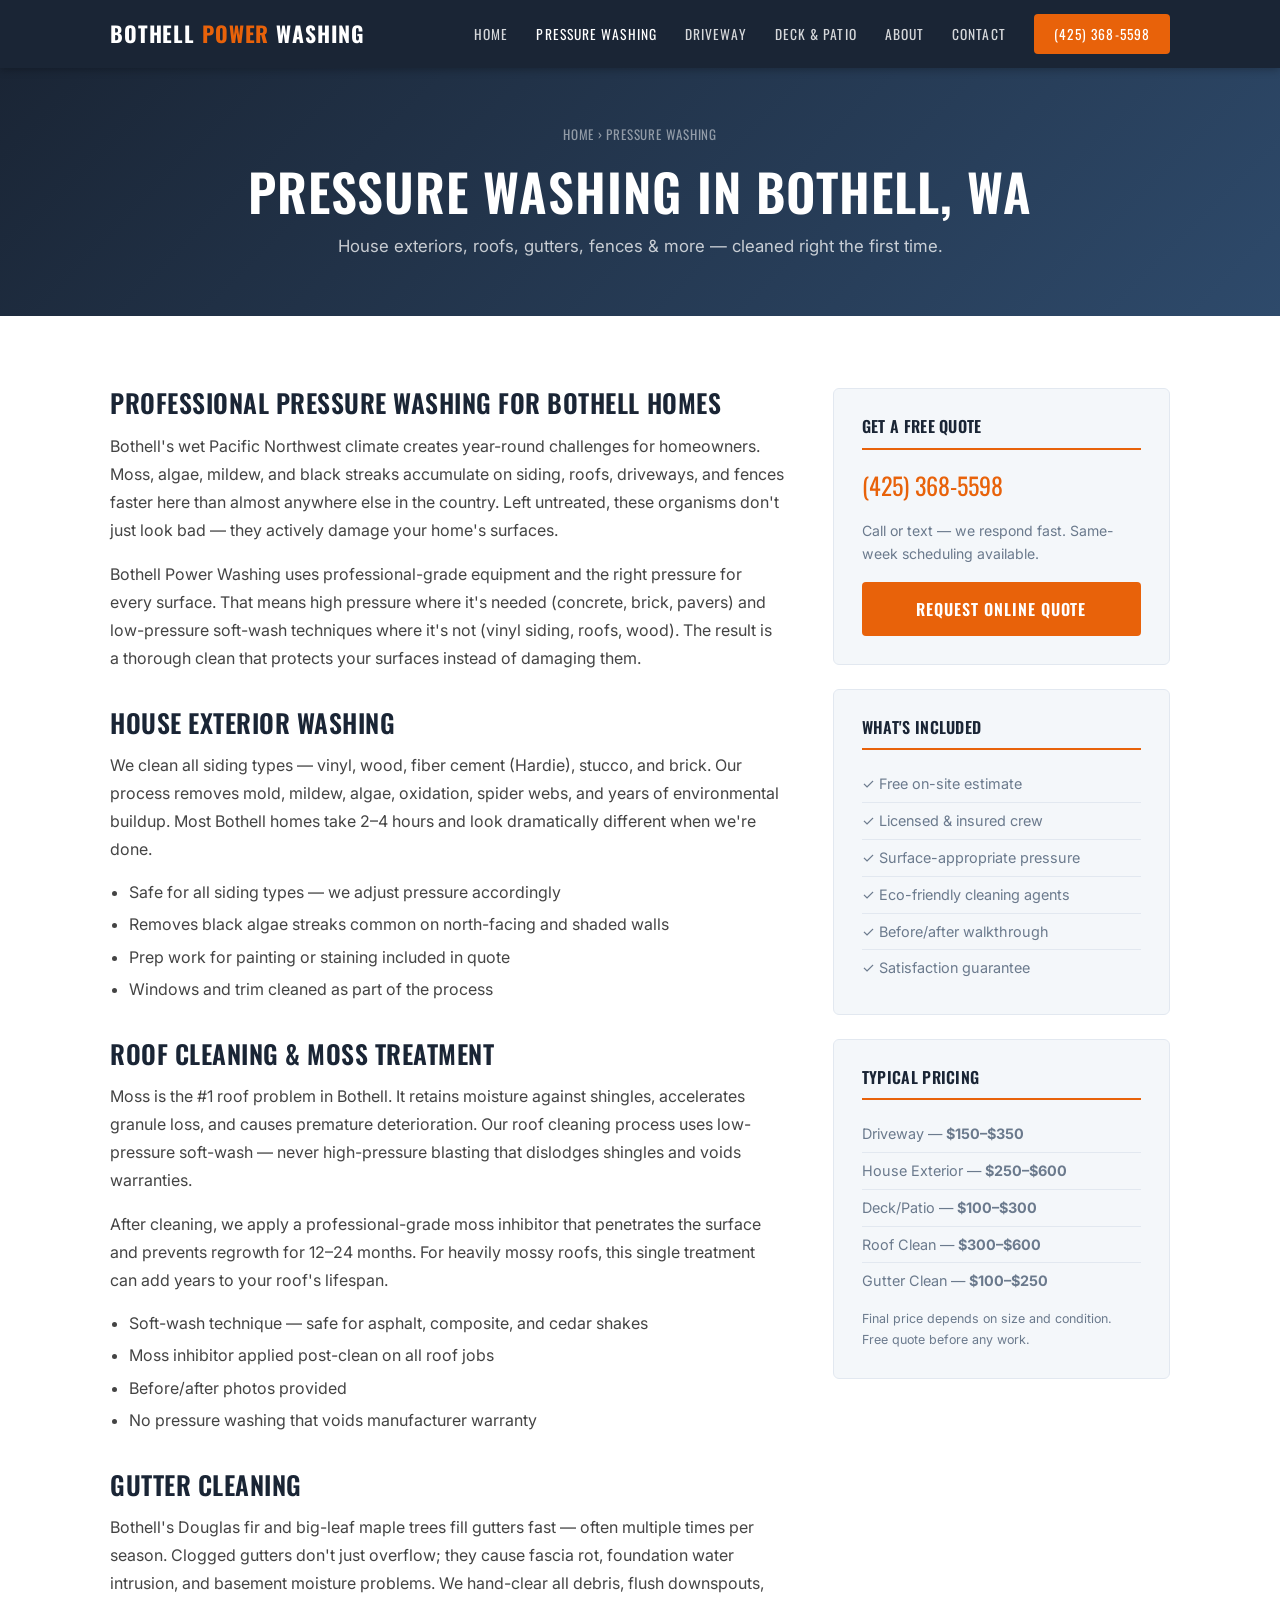
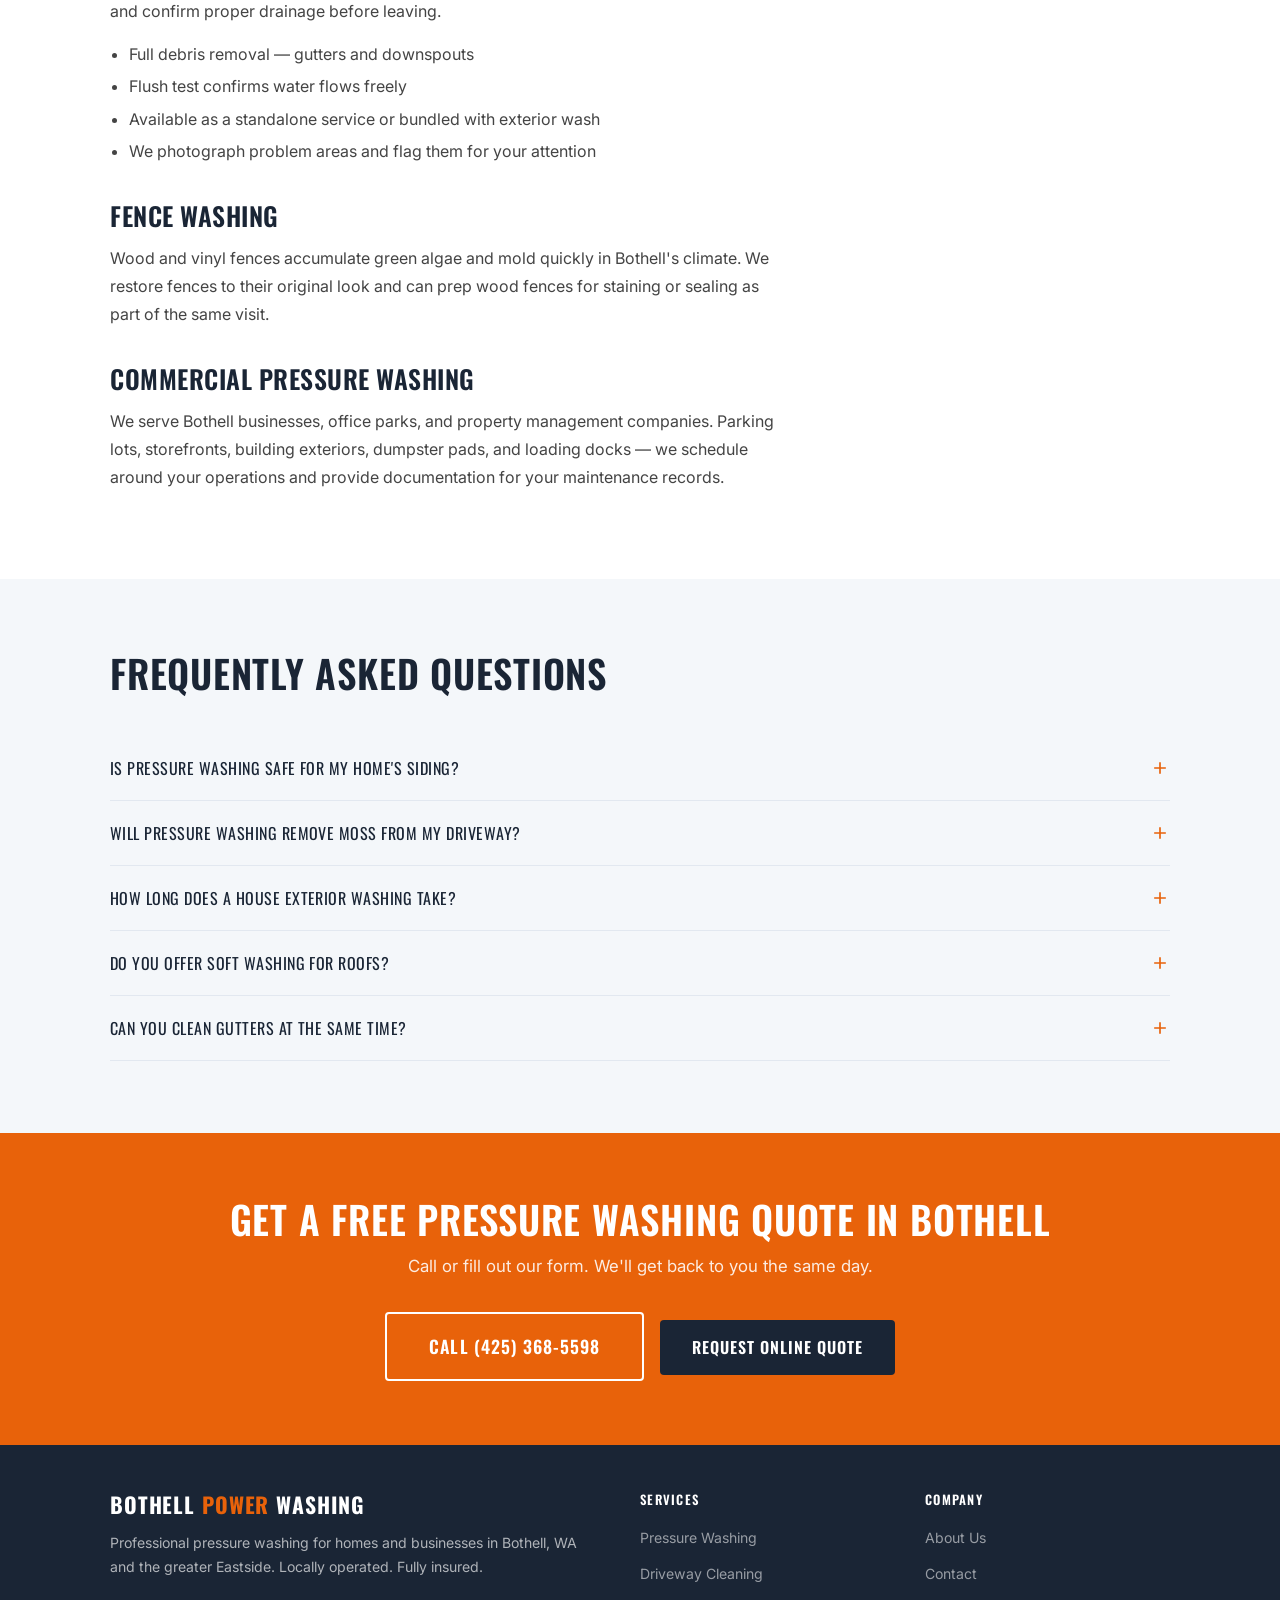
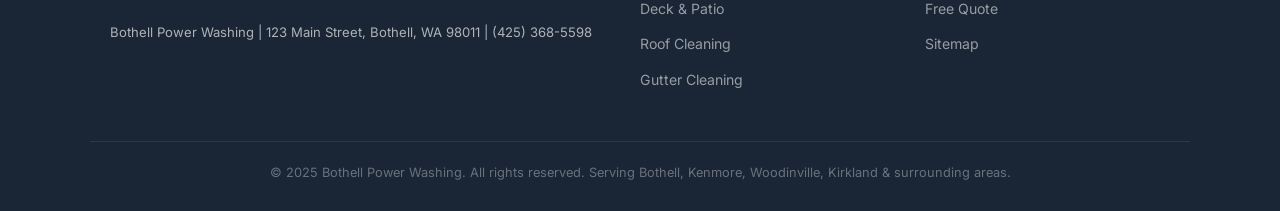
<file: pressure-washing.html>
<!DOCTYPE html>
<html lang="en">
<head>
  <meta charset="UTF-8">
  <meta name="viewport" content="width=device-width, initial-scale=1.0">
  <title>Pressure Washing Services Bothell WA | House, Roof & Gutter Washing</title>
  <meta name="description" content="Expert pressure washing in Bothell, WA — house exteriors, roof soft-wash, gutter cleaning & more. Licensed & insured. Call (425) 368-5598 for a free quote.">
  <link rel="canonical" href="https://www.bothellpowerwashing.com/pressure-washing.html">
  <link rel="preconnect" href="https://fonts.googleapis.com">
  <link href="https://fonts.googleapis.com/css2?family=Oswald:wght@400;600;700&family=Inter:wght@400;500;600&display=swap" rel="stylesheet">
  <link rel="stylesheet" href="css/style.css">
  <script type="application/ld+json">
  {
    "@context": "https://schema.org",
    "@type": "Service",
    "name": "Pressure Washing in Bothell, WA",
    "provider": {"@type": "LocalBusiness", "name": "Bothell Power Washing", "telephone": "(425) 368-5598"},
    "areaServed": {"@type": "City", "name": "Bothell", "addressRegion": "WA"},
    "description": "Professional pressure washing for homes and businesses in Bothell, WA. House exteriors, roofs, gutters, driveways, and more."
  }
  </script>
  <script type="application/ld+json">
  {
    "@context": "https://schema.org",
    "@type": "FAQPage",
    "mainEntity": [
      {"@type": "Question","name": "Is pressure washing safe for my home's siding?","acceptedAnswer": {"@type": "Answer","text": "Yes, when done correctly. We adjust pressure based on your surface type — lower pressure for wood and vinyl, higher for concrete. We never use high pressure on roofs or delicate surfaces."}},
      {"@type": "Question","name": "Will pressure washing remove moss from my driveway?","acceptedAnswer": {"@type": "Answer","text": "Yes. Pressure washing effectively removes moss, algae, and lichen from concrete and pavers. For recurring moss issues on shaded driveways, we recommend a post-treatment moss inhibitor application."}},
      {"@type": "Question","name": "How long does a house exterior washing take?","acceptedAnswer": {"@type": "Answer","text": "Most residential exteriors in Bothell take 2–4 hours depending on home size and condition. We'll give you a time estimate when we quote the job."}},
      {"@type": "Question","name": "Do you offer soft washing for roofs?","acceptedAnswer": {"@type": "Answer","text": "Yes. We use low-pressure soft-wash systems for roofs to safely remove moss and algae without damaging shingles. High-pressure roof washing can void warranties and loosen granules."}},
      {"@type": "Question","name": "Can you clean gutters at the same time as pressure washing?","acceptedAnswer": {"@type": "Answer","text": "Absolutely. Many customers bundle gutter cleaning with an exterior wash. We flush and clear gutters, remove debris, and check downspout flow. Ask about our combo pricing."}}
    ]
  }
  </script>
  <script type="application/ld+json">
  {"@context":"https://schema.org","@type":"BreadcrumbList","itemListElement":[{"@type":"ListItem","position":1,"name":"Home","item":"https://www.bothellpowerwashing.com/"},{"@type":"ListItem","position":2,"name":"Pressure Washing","item":"https://www.bothellpowerwashing.com/pressure-washing.html"}]}
  </script>
  <!-- Google tag (gtag.js) -->
  <script async src="https://www.googletagmanager.com/gtag/js?id=G-3X97CZG7LM"></script>
  <script>
    window.dataLayer = window.dataLayer || [];
    function gtag(){dataLayer.push(arguments);}
    gtag('js', new Date());
    gtag('config', 'G-3X97CZG7LM');
  </script>
</head>
<body>

<header>
  <div class="header-inner">
    <a href="index.html" class="logo">Bothell <span>Power</span> Washing</a>
    <button class="hamburger" aria-label="Menu"><span></span><span></span><span></span></button>
    <nav>
      <a href="index.html">Home</a>
      <a href="pressure-washing.html" class="active">Pressure Washing</a>
      <a href="driveway-cleaning.html">Driveway</a>
      <a href="deck-washing.html">Deck & Patio</a>
      <a href="about.html">About</a>
      <a href="contact.html">Contact</a>
      <a href="tel:4253685598" class="nav-phone">(425) 368-5598</a>
    </nav>
  </div>
</header>

<div class="page-hero">
  <div class="container">
    <div class="breadcrumb"><a href="index.html">Home</a> › Pressure Washing</div>
    <h1>Pressure Washing in Bothell, WA</h1>
    <p>House exteriors, roofs, gutters, fences &amp; more — cleaned right the first time.</p>
  </div>
</div>

<section class="section">
  <div class="container">
    <div class="content-grid">
      <div class="content-body">
        <h2>Professional Pressure Washing for Bothell Homes</h2>
        <p>Bothell's wet Pacific Northwest climate creates year-round challenges for homeowners. Moss, algae, mildew, and black streaks accumulate on siding, roofs, driveways, and fences faster here than almost anywhere else in the country. Left untreated, these organisms don't just look bad — they actively damage your home's surfaces.</p>
        <p>Bothell Power Washing uses professional-grade equipment and the right pressure for every surface. That means high pressure where it's needed (concrete, brick, pavers) and low-pressure soft-wash techniques where it's not (vinyl siding, roofs, wood). The result is a thorough clean that protects your surfaces instead of damaging them.</p>

        <h2 id="house">House Exterior Washing</h2>
        <p>We clean all siding types — vinyl, wood, fiber cement (Hardie), stucco, and brick. Our process removes mold, mildew, algae, oxidation, spider webs, and years of environmental buildup. Most Bothell homes take 2–4 hours and look dramatically different when we're done.</p>
        <ul>
          <li>Safe for all siding types — we adjust pressure accordingly</li>
          <li>Removes black algae streaks common on north-facing and shaded walls</li>
          <li>Prep work for painting or staining included in quote</li>
          <li>Windows and trim cleaned as part of the process</li>
        </ul>

        <h2 id="roof">Roof Cleaning &amp; Moss Treatment</h2>
        <p>Moss is the #1 roof problem in Bothell. It retains moisture against shingles, accelerates granule loss, and causes premature deterioration. Our roof cleaning process uses low-pressure soft-wash — never high-pressure blasting that dislodges shingles and voids warranties.</p>
        <p>After cleaning, we apply a professional-grade moss inhibitor that penetrates the surface and prevents regrowth for 12–24 months. For heavily mossy roofs, this single treatment can add years to your roof's lifespan.</p>
        <ul>
          <li>Soft-wash technique — safe for asphalt, composite, and cedar shakes</li>
          <li>Moss inhibitor applied post-clean on all roof jobs</li>
          <li>Before/after photos provided</li>
          <li>No pressure washing that voids manufacturer warranty</li>
        </ul>

        <h2 id="gutter">Gutter Cleaning</h2>
        <p>Bothell's Douglas fir and big-leaf maple trees fill gutters fast — often multiple times per season. Clogged gutters don't just overflow; they cause fascia rot, foundation water intrusion, and basement moisture problems. We hand-clear all debris, flush downspouts, and confirm proper drainage before leaving.</p>
        <ul>
          <li>Full debris removal — gutters and downspouts</li>
          <li>Flush test confirms water flows freely</li>
          <li>Available as a standalone service or bundled with exterior wash</li>
          <li>We photograph problem areas and flag them for your attention</li>
        </ul>

        <h2>Fence Washing</h2>
        <p>Wood and vinyl fences accumulate green algae and mold quickly in Bothell's climate. We restore fences to their original look and can prep wood fences for staining or sealing as part of the same visit.</p>

        <h2>Commercial Pressure Washing</h2>
        <p>We serve Bothell businesses, office parks, and property management companies. Parking lots, storefronts, building exteriors, dumpster pads, and loading docks — we schedule around your operations and provide documentation for your maintenance records.</p>
      </div>

      <div>
        <div class="sidebar-card">
          <h3>Get a Free Quote</h3>
          <a href="tel:4253685598" class="sidebar-phone">(425) 368-5598</a>
          <p style="font-size:0.88rem; color:var(--gray); margin-bottom:16px;">Call or text — we respond fast. Same-week scheduling available.</p>
          <a href="contact.html" class="btn btn-primary" style="width:100%; display:block; text-align:center;">Request Online Quote</a>
        </div>
        <div class="sidebar-card">
          <h3>What's Included</h3>
          <ul style="list-style:none; font-size:0.9rem; color:var(--gray);">
            <li style="padding:6px 0; border-bottom:1px solid var(--light-gray);">✓ Free on-site estimate</li>
            <li style="padding:6px 0; border-bottom:1px solid var(--light-gray);">✓ Licensed &amp; insured crew</li>
            <li style="padding:6px 0; border-bottom:1px solid var(--light-gray);">✓ Surface-appropriate pressure</li>
            <li style="padding:6px 0; border-bottom:1px solid var(--light-gray);">✓ Eco-friendly cleaning agents</li>
            <li style="padding:6px 0; border-bottom:1px solid var(--light-gray);">✓ Before/after walkthrough</li>
            <li style="padding:6px 0;">✓ Satisfaction guarantee</li>
          </ul>
        </div>
        <div class="sidebar-card">
          <h3>Typical Pricing</h3>
          <ul style="list-style:none; font-size:0.9rem; color:var(--gray);">
            <li style="padding:6px 0; border-bottom:1px solid var(--light-gray);">Driveway — <strong>$150–$350</strong></li>
            <li style="padding:6px 0; border-bottom:1px solid var(--light-gray);">House Exterior — <strong>$250–$600</strong></li>
            <li style="padding:6px 0; border-bottom:1px solid var(--light-gray);">Deck/Patio — <strong>$100–$300</strong></li>
            <li style="padding:6px 0; border-bottom:1px solid var(--light-gray);">Roof Clean — <strong>$300–$600</strong></li>
            <li style="padding:6px 0;">Gutter Clean — <strong>$100–$250</strong></li>
          </ul>
          <p style="font-size:0.78rem; color:var(--gray); margin-top:10px;">Final price depends on size and condition. Free quote before any work.</p>
        </div>
      </div>
    </div>
  </div>
</section>

<section class="section section--gray">
  <div class="container">
    <h2>Frequently Asked Questions</h2>
    <div class="faq-list">
      <div class="faq-item">
        <button class="faq-question">Is pressure washing safe for my home's siding?
          <svg viewBox="0 0 24 24"><path d="M19 11H13V5h-2v6H5v2h6v6h2v-6h6z"/></svg>
        </button>
        <div class="faq-answer"><div class="faq-answer-inner">Yes, when done correctly. We adjust pressure based on surface type — lower pressure for wood and vinyl siding, higher for concrete and brick. We never use high pressure on roofs or delicate surfaces where it could cause damage.</div></div>
      </div>
      <div class="faq-item">
        <button class="faq-question">Will pressure washing remove moss from my driveway?
          <svg viewBox="0 0 24 24"><path d="M19 11H13V5h-2v6H5v2h6v6h2v-6h6z"/></svg>
        </button>
        <div class="faq-answer"><div class="faq-answer-inner">Yes. Pressure washing effectively removes moss, algae, and lichen from concrete and pavers. For recurring moss on shaded driveways, we recommend a post-treatment moss inhibitor application to slow regrowth between cleanings.</div></div>
      </div>
      <div class="faq-item">
        <button class="faq-question">How long does a house exterior washing take?
          <svg viewBox="0 0 24 24"><path d="M19 11H13V5h-2v6H5v2h6v6h2v-6h6z"/></svg>
        </button>
        <div class="faq-answer"><div class="faq-answer-inner">Most residential exteriors in Bothell take 2–4 hours depending on home size and condition. We'll give you a time estimate when we quote the job. We work efficiently but never rush — thoroughness matters.</div></div>
      </div>
      <div class="faq-item">
        <button class="faq-question">Do you offer soft washing for roofs?
          <svg viewBox="0 0 24 24"><path d="M19 11H13V5h-2v6H5v2h6v6h2v-6h6z"/></svg>
        </button>
        <div class="faq-answer"><div class="faq-answer-inner">Yes. We use low-pressure soft-wash systems for roofs to safely remove moss and algae without damaging shingles. High-pressure roof washing can void manufacturer warranties and loosen the granules that protect your shingles.</div></div>
      </div>
      <div class="faq-item">
        <button class="faq-question">Can you clean gutters at the same time?
          <svg viewBox="0 0 24 24"><path d="M19 11H13V5h-2v6H5v2h6v6h2v-6h6z"/></svg>
        </button>
        <div class="faq-answer"><div class="faq-answer-inner">Absolutely. Many customers bundle gutter cleaning with an exterior wash — it's efficient and saves you a scheduling hassle. Ask about combo pricing when you call for your quote.</div></div>
      </div>
    </div>
  </div>
</section>

<div class="cta-band">
  <div class="container">
    <h2>Get a Free Pressure Washing Quote in Bothell</h2>
    <p>Call or fill out our form. We'll get back to you the same day.</p>
    <a href="tel:4253685598" class="btn btn-outline btn-lg">Call (425) 368-5598</a>
    &nbsp;&nbsp;
    <a href="contact.html" class="btn" style="background:var(--navy); color:white;">Request Online Quote</a>
  </div>
</div>

<footer>
  <div class="footer-inner">
    <div class="footer-brand">
      <div class="logo">Bothell <span>Power</span> Washing</div>
      <p>Professional pressure washing for homes and businesses in Bothell, WA and the greater Eastside. Locally operated. Fully insured.</p>
      <br>
      <p style="font-size:0.82rem;">Bothell Power Washing | 123 Main Street, Bothell, WA 98011 | (425) 368-5598</p>
    </div>
    <div class="footer-col">
      <h4>Services</h4>
      <ul>
        <li><a href="pressure-washing.html">Pressure Washing</a></li>
        <li><a href="driveway-cleaning.html">Driveway Cleaning</a></li>
        <li><a href="deck-washing.html">Deck &amp; Patio</a></li>
        <li><a href="pressure-washing.html#roof">Roof Cleaning</a></li>
        <li><a href="pressure-washing.html#gutter">Gutter Cleaning</a></li>
      </ul>
    </div>
    <div class="footer-col">
      <h4>Company</h4>
      <ul>
        <li><a href="about.html">About Us</a></li>
        <li><a href="contact.html">Contact</a></li>
        <li><a href="contact.html">Free Quote</a></li>
        <li><a href="sitemap.xml">Sitemap</a></li>
      </ul>
    </div>
  </div>
  <div class="footer-bottom">
    <p>&copy; 2025 Bothell Power Washing. All rights reserved. Serving Bothell, Kenmore, Woodinville, Kirkland &amp; surrounding areas.</p>
  </div>
</footer>
<script src="js/main.js"></script>
</body>
</html>
</file>
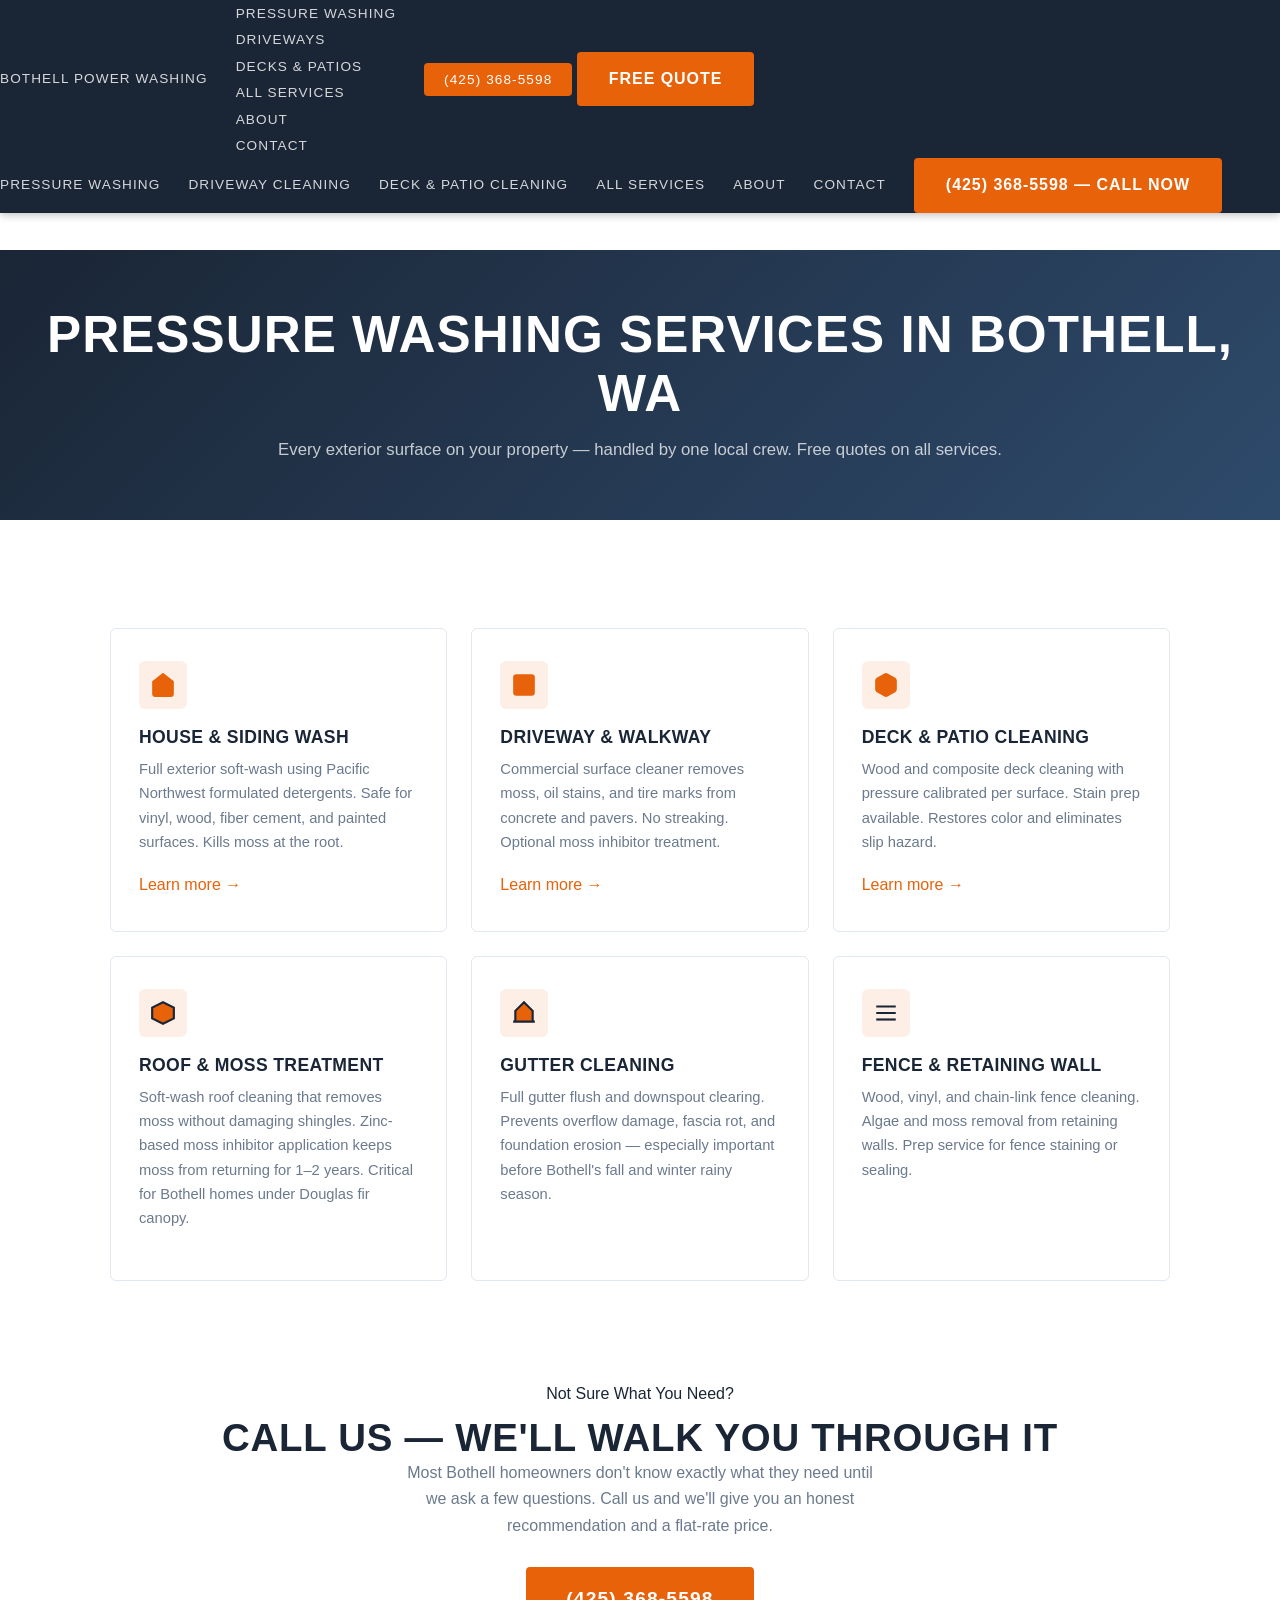
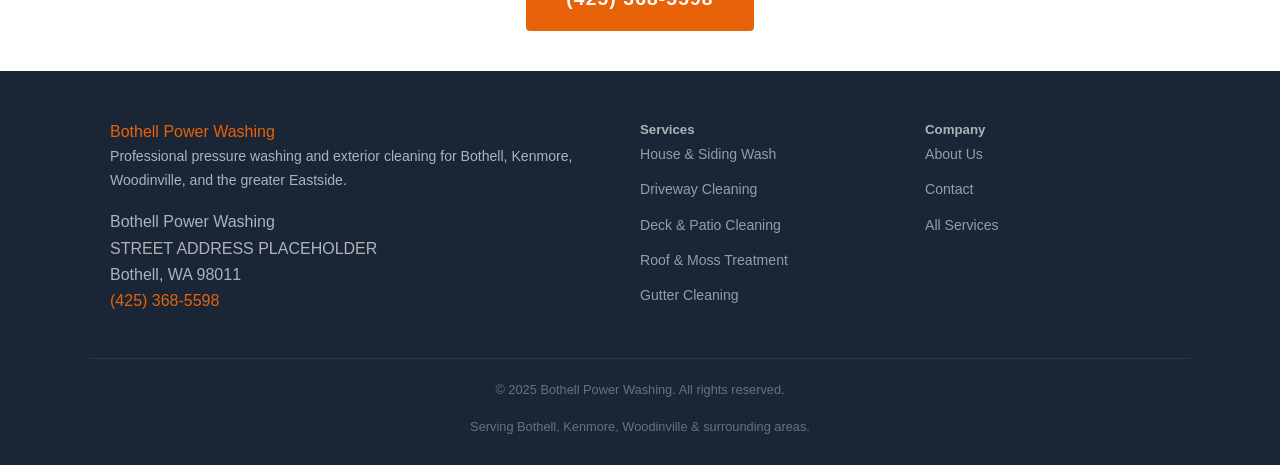
<file: services.html>
<!DOCTYPE html>
<html lang="en">
<head>
  <meta charset="UTF-8" />
  <meta name="viewport" content="width=device-width, initial-scale=1.0" />
  <title>All Services | Bothell Power Washing</title>
  <meta name="description" content="Full list of pressure washing and exterior cleaning services in Bothell, WA. Driveways, decks, roofs, gutters, fences, and more. Call (425) 368-5598." />
  <link rel="canonical" href="https://www.bothellpowerwashing.com/services.html" />
  <link rel="stylesheet" href="css/style.css" />

  <script type="application/ld+json">
  {
    "@context": "https://schema.org",
    "@type": "BreadcrumbList",
    "itemListElement": [
      { "@type": "ListItem", "position": 1, "name": "Home", "item": "https://www.bothellpowerwashing.com/" },
      { "@type": "ListItem", "position": 2, "name": "Services", "item": "https://www.bothellpowerwashing.com/services.html" }
    ]
  }
  </script>
  <!-- Google tag (gtag.js) -->
  <script async src="https://www.googletagmanager.com/gtag/js?id=G-3X97CZG7LM"></script>
  <script>
    window.dataLayer = window.dataLayer || [];
    function gtag(){dataLayer.push(arguments);}
    gtag('js', new Date());
    gtag('config', 'G-3X97CZG7LM');
  </script>
</head>
<body>

  <header>
    <nav>
      <a href="/" class="nav-logo">Bothell <span>Power</span> Washing</a>
      <ul class="nav-links">
        <li><a href="pressure-washing.html">Pressure Washing</a></li>
        <li><a href="driveway-cleaning.html">Driveways</a></li>
        <li><a href="deck-cleaning.html">Decks &amp; Patios</a></li>
        <li><a href="services.html">All Services</a></li>
        <li><a href="about.html">About</a></li>
        <li><a href="contact.html">Contact</a></li>
      </ul>
      <div class="nav-cta">
        <a href="tel:4253685598" class="nav-phone">(425) 368-5598</a>
        <a href="contact.html" class="btn btn-primary">Free Quote</a>
      </div>
      <button class="hamburger" aria-label="Open menu"><span></span><span></span><span></span></button>
    </nav>
    <nav class="mobile-nav">
      <a href="pressure-washing.html">Pressure Washing</a>
      <a href="driveway-cleaning.html">Driveway Cleaning</a>
      <a href="deck-cleaning.html">Deck &amp; Patio Cleaning</a>
      <a href="services.html">All Services</a>
      <a href="about.html">About</a>
      <a href="contact.html">Contact</a>
      <a href="tel:4253685598" class="btn btn-primary">(425) 368-5598 — Call Now</a>
    </nav>
  </header>

  <div class="breadcrumb">
    <div class="breadcrumb-inner">
      <a href="/">Home</a><span>›</span> All Services
    </div>
  </div>

  <section class="page-hero">
    <h1>Pressure Washing Services in Bothell, WA</h1>
    <p>Every exterior surface on your property — handled by one local crew. Free quotes on all services.</p>
  </section>

  <section class="services" style="padding-top:60px;">
    <div class="container">
      <div class="services-grid">

        <a href="pressure-washing.html" class="service-card">
          <div class="service-icon">
            <svg width="24" height="24" fill="none" viewBox="0 0 24 24" stroke="currentColor" stroke-width="2"><path d="M3 9l9-7 9 7v11a2 2 0 01-2 2H5a2 2 0 01-2-2z"/></svg>
          </div>
          <h3>House &amp; Siding Wash</h3>
          <p>Full exterior soft-wash using Pacific Northwest formulated detergents. Safe for vinyl, wood, fiber cement, and painted surfaces. Kills moss at the root.</p>
          <span class="service-link">Learn more →</span>
        </a>

        <a href="driveway-cleaning.html" class="service-card">
          <div class="service-icon">
            <svg width="24" height="24" fill="none" viewBox="0 0 24 24" stroke="currentColor" stroke-width="2"><rect x="3" y="3" width="18" height="18" rx="2"/><path d="M3 9h18M9 21V9"/></svg>
          </div>
          <h3>Driveway &amp; Walkway</h3>
          <p>Commercial surface cleaner removes moss, oil stains, and tire marks from concrete and pavers. No streaking. Optional moss inhibitor treatment.</p>
          <span class="service-link">Learn more →</span>
        </a>

        <a href="deck-cleaning.html" class="service-card">
          <div class="service-icon">
            <svg width="24" height="24" fill="none" viewBox="0 0 24 24" stroke="currentColor" stroke-width="2"><path d="M21 16V8a2 2 0 00-1-1.73l-7-4a2 2 0 00-2 0l-7 4A2 2 0 003 8v8a2 2 0 001 1.73l7 4a2 2 0 002 0l7-4A2 2 0 0021 16z"/></svg>
          </div>
          <h3>Deck &amp; Patio Cleaning</h3>
          <p>Wood and composite deck cleaning with pressure calibrated per surface. Stain prep available. Restores color and eliminates slip hazard.</p>
          <span class="service-link">Learn more →</span>
        </a>

        <div id="roof" class="service-card" style="cursor:default;">
          <div class="service-icon">
            <svg width="24" height="24" fill="none" viewBox="0 0 24 24" stroke="currentColor" stroke-width="2"><polygon points="12 2 2 7 2 17 12 22 22 17 22 7"/></svg>
          </div>
          <h3>Roof &amp; Moss Treatment</h3>
          <p>Soft-wash roof cleaning that removes moss without damaging shingles. Zinc-based moss inhibitor application keeps moss from returning for 1–2 years. Critical for Bothell homes under Douglas fir canopy.</p>
        </div>

        <div id="gutter" class="service-card" style="cursor:default;">
          <div class="service-icon">
            <svg width="24" height="24" fill="none" viewBox="0 0 24 24" stroke="currentColor" stroke-width="2"><path d="M2 20h20M4 20V10l8-8 8 8v10"/></svg>
          </div>
          <h3>Gutter Cleaning</h3>
          <p>Full gutter flush and downspout clearing. Prevents overflow damage, fascia rot, and foundation erosion — especially important before Bothell's fall and winter rainy season.</p>
        </div>

        <div id="fence" class="service-card" style="cursor:default;">
          <div class="service-icon">
            <svg width="24" height="24" fill="none" viewBox="0 0 24 24" stroke="currentColor" stroke-width="2"><line x1="3" y1="12" x2="21" y2="12"/><line x1="3" y1="6" x2="21" y2="6"/><line x1="3" y1="18" x2="21" y2="18"/></svg>
          </div>
          <h3>Fence &amp; Retaining Wall</h3>
          <p>Wood, vinyl, and chain-link fence cleaning. Algae and moss removal from retaining walls. Prep service for fence staining or sealing.</p>
        </div>

      </div>

      <div style="text-align:center; margin-top:60px; padding:40px; background:var(--light); border-radius:6px;">
        <span class="section-label">Not Sure What You Need?</span>
        <h2 class="section-title" style="margin-top:8px;">Call Us — We'll Walk You Through It</h2>
        <p style="color:var(--gray); max-width:480px; margin:0 auto 28px;">Most Bothell homeowners don't know exactly what they need until we ask a few questions. Call us and we'll give you an honest recommendation and a flat-rate price.</p>
        <a href="tel:4253685598" class="btn btn-primary" style="font-size:1.2rem; padding:16px 40px;">(425) 368-5598</a>
      </div>
    </div>
  </section>

  <footer>
    <div class="footer-inner">
      <div class="footer-brand">
        <a href="/" class="nav-logo">Bothell <span>Power</span> Washing</a>
        <p>Professional pressure washing and exterior cleaning for Bothell, Kenmore, Woodinville, and the greater Eastside.</p>
        <div class="footer-nap">
          Bothell Power Washing<br>STREET ADDRESS PLACEHOLDER<br>Bothell, WA 98011<br>
          <a href="tel:4253685598">(425) 368-5598</a>
        </div>
      </div>
      <div class="footer-col">
        <h5>Services</h5>
        <ul>
          <li><a href="pressure-washing.html">House &amp; Siding Wash</a></li>
          <li><a href="driveway-cleaning.html">Driveway Cleaning</a></li>
          <li><a href="deck-cleaning.html">Deck &amp; Patio Cleaning</a></li>
          <li><a href="services.html#roof">Roof &amp; Moss Treatment</a></li>
          <li><a href="services.html#gutter">Gutter Cleaning</a></li>
        </ul>
      </div>
      <div class="footer-col">
        <h5>Company</h5>
        <ul>
          <li><a href="about.html">About Us</a></li>
          <li><a href="contact.html">Contact</a></li>
          <li><a href="services.html">All Services</a></li>
        </ul>
      </div>
    </div>
    <div class="footer-bottom">
      <p>&copy; 2025 Bothell Power Washing. All rights reserved.</p>
      <p>Serving Bothell, Kenmore, Woodinville &amp; surrounding areas.</p>
    </div>
  </footer>

  <script src="js/main.js"></script>
</body>
</html>
</file>
<file: css/style.css>
/* =============================================
   BOTHELL POWER WASHING — Main Stylesheet
   Design: Industrial-clean. Steel blue + high-pressure orange.
   ============================================= */

:root {
  --navy:   #1a2535;
  --steel:  #2e4a6b;
  --sky:    #4a8fbd;
  --orange: #e8620a;
  --orange-light: #ff7a1f;
  --white:  #ffffff;
  --off-white: #f4f7fa;
  --gray:   #6b7a8d;
  --light-gray: #e2e8f0;
  --text:   #1a2535;

  --font-display: 'Oswald', sans-serif;
  --font-body: 'Inter', sans-serif;

  --radius: 4px;
  --shadow: 0 2px 12px rgba(26,37,53,0.12);
  --shadow-lg: 0 8px 32px rgba(26,37,53,0.18);
}

*, *::before, *::after { box-sizing: border-box; margin: 0; padding: 0; }
html { scroll-behavior: smooth; }

body {
  font-family: var(--font-body);
  color: var(--text);
  background: var(--white);
  line-height: 1.65;
  font-size: 16px;
}

img { max-width: 100%; display: block; }
a { color: var(--orange); text-decoration: none; }
a:hover { color: var(--orange-light); }

h1, h2, h3, h4 {
  font-family: var(--font-display);
  font-weight: 600;
  line-height: 1.15;
  letter-spacing: 0.02em;
  text-transform: uppercase;
}

h1 { font-size: clamp(2rem, 5vw, 3.2rem); }
h2 { font-size: clamp(1.6rem, 3.5vw, 2.4rem); }
h3 { font-size: clamp(1.2rem, 2.5vw, 1.6rem); }
h4 { font-size: 1.1rem; }

p { margin-bottom: 1rem; }
p:last-child { margin-bottom: 0; }

.container { max-width: 1100px; margin: 0 auto; padding: 0 20px; }
.section { padding: 72px 0; }
.section--dark { background: var(--navy); color: var(--white); }
.section--gray { background: var(--off-white); }

.btn {
  display: inline-block;
  padding: 14px 32px;
  border-radius: var(--radius);
  font-family: var(--font-display);
  font-size: 1rem;
  letter-spacing: 0.06em;
  text-transform: uppercase;
  font-weight: 600;
  transition: all 0.2s ease;
  cursor: pointer;
  border: none;
  text-align: center;
}
.btn-primary { background: var(--orange); color: var(--white); }
.btn-primary:hover { background: var(--orange-light); color: var(--white); transform: translateY(-1px); box-shadow: 0 4px 16px rgba(232,98,10,0.35); }
.btn-outline { background: transparent; color: var(--white); border: 2px solid var(--white); }
.btn-outline:hover { background: var(--white); color: var(--navy); }
.btn-lg { padding: 18px 42px; font-size: 1.1rem; }

/* HEADER */
header { background: var(--navy); position: sticky; top: 0; z-index: 100; box-shadow: 0 2px 8px rgba(0,0,0,0.25); }
.header-inner { display: flex; align-items: center; justify-content: space-between; padding: 0 20px; max-width: 1100px; margin: 0 auto; height: 68px; }
.logo { font-family: var(--font-display); font-size: 1.35rem; font-weight: 700; color: var(--white); letter-spacing: 0.04em; text-transform: uppercase; line-height: 1.1; }
.logo span { color: var(--orange); }
nav { display: flex; align-items: center; gap: 28px; }
nav a { color: rgba(255,255,255,0.82); font-family: var(--font-display); font-size: 0.85rem; letter-spacing: 0.08em; text-transform: uppercase; transition: color 0.2s; }
nav a:hover, nav a.active { color: var(--white); }
.nav-phone { background: var(--orange); color: var(--white) !important; padding: 9px 20px; border-radius: var(--radius); }
.nav-phone:hover { background: var(--orange-light) !important; }
.hamburger { display: none; background: none; border: none; cursor: pointer; flex-direction: column; gap: 5px; padding: 4px; }
.hamburger span { display: block; width: 24px; height: 2px; background: var(--white); transition: all 0.3s; }

/* HERO */
.hero { background: linear-gradient(135deg, var(--navy) 0%, var(--steel) 100%); color: var(--white); padding: 80px 0 72px; position: relative; overflow: hidden; }
.hero::before { content: ''; position: absolute; top: -40px; right: -80px; width: 420px; height: 420px; background: repeating-linear-gradient(-55deg, transparent, transparent 18px, rgba(232,98,10,0.08) 18px, rgba(232,98,10,0.08) 36px); border-radius: 50%; pointer-events: none; }
.hero-inner { display: grid; grid-template-columns: 1fr 1fr; gap: 60px; align-items: center; max-width: 1100px; margin: 0 auto; padding: 0 20px; }
.hero-badge { display: inline-block; background: rgba(232,98,10,0.18); color: var(--orange-light); border: 1px solid rgba(232,98,10,0.4); font-family: var(--font-display); font-size: 0.72rem; letter-spacing: 0.14em; text-transform: uppercase; padding: 6px 14px; border-radius: 2px; margin-bottom: 20px; }
.hero h1 { color: var(--white); margin-bottom: 20px; }
.hero h1 span { color: var(--orange); }
.hero-sub { font-size: 1.1rem; color: rgba(255,255,255,0.78); margin-bottom: 32px; line-height: 1.7; }
.hero-ctas { display: flex; gap: 14px; flex-wrap: wrap; }
.hero-trust { margin-top: 36px; display: flex; gap: 28px; flex-wrap: wrap; }
.trust-item { display: flex; align-items: center; gap: 8px; font-size: 0.88rem; color: rgba(255,255,255,0.7); }
.trust-item svg { width: 18px; height: 18px; fill: var(--orange); flex-shrink: 0; }

.hero-card { background: rgba(255,255,255,0.06); border: 1px solid rgba(255,255,255,0.12); border-radius: 8px; padding: 36px 32px; backdrop-filter: blur(8px); }
.hero-card h3 { color: var(--white); font-size: 1.05rem; margin-bottom: 20px; padding-bottom: 14px; border-bottom: 1px solid rgba(255,255,255,0.12); }
.quote-form label { display: block; font-size: 0.8rem; color: rgba(255,255,255,0.6); margin-bottom: 5px; font-family: var(--font-display); letter-spacing: 0.06em; text-transform: uppercase; }
.quote-form input, .quote-form select, .quote-form textarea { width: 100%; background: rgba(255,255,255,0.08); border: 1px solid rgba(255,255,255,0.18); border-radius: var(--radius); color: var(--white); padding: 11px 14px; font-family: var(--font-body); font-size: 0.95rem; margin-bottom: 14px; transition: border-color 0.2s; }
.quote-form input::placeholder, .quote-form textarea::placeholder { color: rgba(255,255,255,0.38); }
.quote-form input:focus, .quote-form select:focus, .quote-form textarea:focus { outline: none; border-color: var(--orange); }
.quote-form select option { background: var(--navy); }

/* STATS BAR */
.stats-bar { background: var(--orange); padding: 20px 0; }
.stats-inner { display: flex; justify-content: space-around; flex-wrap: wrap; gap: 16px; max-width: 1100px; margin: 0 auto; padding: 0 20px; }
.stat-item { text-align: center; }
.stat-num { font-family: var(--font-display); font-size: 1.8rem; font-weight: 700; color: var(--white); line-height: 1; }
.stat-label { font-size: 0.78rem; color: rgba(255,255,255,0.85); text-transform: uppercase; letter-spacing: 0.08em; margin-top: 3px; }

/* SERVICES GRID */
.services-grid { display: grid; grid-template-columns: repeat(3, 1fr); gap: 24px; margin-top: 48px; }
.service-card { background: var(--white); border: 1px solid var(--light-gray); border-radius: 6px; padding: 32px 28px; transition: all 0.25s ease; position: relative; overflow: hidden; }
.service-card::after { content: ''; position: absolute; bottom: 0; left: 0; right: 0; height: 3px; background: var(--orange); transform: scaleX(0); transition: transform 0.25s ease; }
.service-card:hover { box-shadow: var(--shadow-lg); transform: translateY(-3px); }
.service-card:hover::after { transform: scaleX(1); }
.service-icon { width: 48px; height: 48px; background: rgba(232,98,10,0.1); border-radius: 6px; display: flex; align-items: center; justify-content: center; margin-bottom: 18px; }
.service-icon svg { width: 26px; height: 26px; fill: var(--orange); }
.service-card h3 { font-size: 1.1rem; margin-bottom: 10px; color: var(--navy); }
.service-card p { font-size: 0.92rem; color: var(--gray); margin-bottom: 18px; }
.service-card a { font-family: var(--font-display); font-size: 0.82rem; letter-spacing: 0.08em; text-transform: uppercase; color: var(--orange); display: flex; align-items: center; gap: 6px; }

/* WHY US */
.why-grid { display: grid; grid-template-columns: 1fr 1fr; gap: 48px; align-items: center; }
.why-list { list-style: none; margin-top: 28px; }
.why-list li { display: flex; gap: 16px; margin-bottom: 24px; }
.why-icon { width: 42px; height: 42px; background: var(--orange); border-radius: 4px; display: flex; align-items: center; justify-content: center; flex-shrink: 0; }
.why-icon svg { width: 22px; height: 22px; fill: var(--white); }
.why-text h4 { color: var(--navy); margin-bottom: 4px; font-size: 1rem; }
.why-text p { font-size: 0.9rem; color: var(--gray); margin-bottom: 0; }
.why-visual { background: linear-gradient(135deg, var(--steel), var(--navy)); border-radius: 8px; padding: 40px; color: var(--white); text-align: center; }
.why-visual .big-num { font-family: var(--font-display); font-size: 5rem; font-weight: 700; color: var(--orange); line-height: 1; }
.why-visual p { color: rgba(255,255,255,0.75); font-size: 1rem; margin-top: 8px; }

/* AREAS */
.areas-grid { display: grid; grid-template-columns: repeat(4, 1fr); gap: 12px; margin-top: 40px; }
.area-pill { background: var(--white); border: 1px solid var(--light-gray); border-radius: 4px; padding: 12px 16px; font-size: 0.88rem; color: var(--steel); text-align: center; font-family: var(--font-display); letter-spacing: 0.04em; text-transform: uppercase; transition: all 0.2s; }
.area-pill:hover { border-color: var(--orange); color: var(--orange); }

/* FAQ */
.faq-list { margin-top: 40px; }
.faq-item { border-bottom: 1px solid var(--light-gray); }
.faq-question { width: 100%; background: none; border: none; text-align: left; padding: 20px 0; font-family: var(--font-display); font-size: 1rem; color: var(--navy); cursor: pointer; display: flex; justify-content: space-between; align-items: center; letter-spacing: 0.03em; text-transform: uppercase; }
.faq-question svg { width: 20px; height: 20px; fill: var(--orange); transition: transform 0.25s; flex-shrink: 0; }
.faq-item.open .faq-question svg { transform: rotate(45deg); }
.faq-answer { max-height: 0; overflow: hidden; transition: max-height 0.3s ease; font-size: 0.95rem; color: var(--gray); line-height: 1.7; }
.faq-answer-inner { padding-bottom: 20px; }

/* CTA BAND */
.cta-band { background: var(--orange); padding: 64px 0; text-align: center; }
.cta-band h2 { color: var(--white); margin-bottom: 12px; }
.cta-band p { color: rgba(255,255,255,0.88); margin-bottom: 32px; font-size: 1.05rem; }

/* FOOTER */
footer { background: var(--navy); color: rgba(255,255,255,0.65); padding: 48px 0 28px; }
.footer-inner { max-width: 1100px; margin: 0 auto; padding: 0 20px; display: grid; grid-template-columns: 2fr 1fr 1fr; gap: 40px; }
.footer-brand .logo { margin-bottom: 14px; }
.footer-brand p { font-size: 0.88rem; line-height: 1.7; }
.footer-col h4 { color: var(--white); font-size: 0.8rem; letter-spacing: 0.1em; margin-bottom: 16px; text-transform: uppercase; }
.footer-col ul { list-style: none; }
.footer-col ul li { margin-bottom: 9px; }
.footer-col ul li a { color: rgba(255,255,255,0.55); font-size: 0.88rem; transition: color 0.2s; }
.footer-col ul li a:hover { color: var(--white); }
.footer-bottom { border-top: 1px solid rgba(255,255,255,0.08); margin-top: 40px; padding-top: 20px; text-align: center; font-size: 0.8rem; color: rgba(255,255,255,0.35); max-width: 1100px; margin-left: auto; margin-right: auto; padding-left: 20px; padding-right: 20px; }

/* PAGE HERO */
.page-hero { background: linear-gradient(135deg, var(--navy) 0%, var(--steel) 100%); color: var(--white); padding: 56px 0; text-align: center; }
.page-hero h1 { color: var(--white); margin-bottom: 12px; }
.page-hero p { color: rgba(255,255,255,0.75); font-size: 1.05rem; }
.breadcrumb { font-size: 0.82rem; color: rgba(255,255,255,0.5); margin-bottom: 16px; font-family: var(--font-display); letter-spacing: 0.06em; text-transform: uppercase; }
.breadcrumb a { color: rgba(255,255,255,0.5); }
.breadcrumb a:hover { color: var(--white); }

/* CONTENT */
.content-grid { display: grid; grid-template-columns: 2fr 1fr; gap: 48px; align-items: start; }
.content-body h2 { font-size: 1.6rem; margin: 36px 0 14px; color: var(--navy); }
.content-body h2:first-child { margin-top: 0; }
.content-body p { color: #444; line-height: 1.75; margin-bottom: 1rem; }
.content-body ul { margin: 0 0 1rem 1.2rem; color: #444; }
.content-body ul li { margin-bottom: 6px; }
.sidebar-card { background: var(--off-white); border: 1px solid var(--light-gray); border-radius: 6px; padding: 28px; margin-bottom: 24px; position: sticky; top: 88px; }
.sidebar-card h3 { font-size: 1rem; color: var(--navy); margin-bottom: 16px; padding-bottom: 12px; border-bottom: 2px solid var(--orange); }
.sidebar-phone { font-family: var(--font-display); font-size: 1.5rem; color: var(--orange); display: block; margin-bottom: 14px; }

/* CONTACT */
.contact-grid { display: grid; grid-template-columns: 1fr 1fr; gap: 48px; align-items: start; }
.contact-form-box { background: var(--white); border: 1px solid var(--light-gray); border-radius: 6px; padding: 36px; box-shadow: var(--shadow); }
.contact-form-box h2 { margin-bottom: 24px; font-size: 1.4rem; }
.form-group { margin-bottom: 18px; }
.form-group label { display: block; font-size: 0.82rem; font-family: var(--font-display); letter-spacing: 0.06em; text-transform: uppercase; color: var(--gray); margin-bottom: 6px; }
.form-group input, .form-group select, .form-group textarea { width: 100%; border: 1px solid var(--light-gray); border-radius: var(--radius); padding: 12px 14px; font-family: var(--font-body); font-size: 0.95rem; color: var(--text); transition: border-color 0.2s; }
.form-group input:focus, .form-group select:focus, .form-group textarea:focus { outline: none; border-color: var(--orange); }
.contact-info-box { padding: 8px 0; }
.contact-info-box h2 { margin-bottom: 24px; font-size: 1.4rem; }
.contact-detail { display: flex; gap: 16px; margin-bottom: 28px; align-items: flex-start; }
.contact-detail-icon { width: 44px; height: 44px; background: rgba(232,98,10,0.1); border-radius: 4px; display: flex; align-items: center; justify-content: center; flex-shrink: 0; }
.contact-detail-icon svg { width: 22px; height: 22px; fill: var(--orange); }
.contact-detail-text h4 { font-size: 0.88rem; color: var(--navy); margin-bottom: 3px; }
.contact-detail-text p, .contact-detail-text a { font-size: 1rem; color: var(--gray); }
.map-wrap { border-radius: 6px; overflow: hidden; margin-top: 32px; border: 1px solid var(--light-gray); }

/* ABOUT */
.about-grid { display: grid; grid-template-columns: 1fr 1fr; gap: 56px; align-items: center; }
.values-grid { display: grid; grid-template-columns: 1fr 1fr; gap: 20px; margin-top: 40px; }
.value-card { background: var(--white); border: 1px solid var(--light-gray); border-radius: 6px; padding: 24px; }
.value-card h4 { color: var(--orange); margin-bottom: 8px; }
.value-card p { font-size: 0.9rem; color: var(--gray); margin: 0; }

/* RESPONSIVE */
@media (max-width: 900px) {
  .hero-inner { grid-template-columns: 1fr; gap: 36px; }
  .services-grid { grid-template-columns: 1fr 1fr; }
  .areas-grid { grid-template-columns: repeat(3, 1fr); }
  .footer-inner { grid-template-columns: 1fr 1fr; }
  .why-grid { grid-template-columns: 1fr; }
  .content-grid { grid-template-columns: 1fr; }
  .contact-grid { grid-template-columns: 1fr; }
  .about-grid { grid-template-columns: 1fr; }
  .values-grid { grid-template-columns: 1fr; }
}

@media (max-width: 640px) {
  .section { padding: 48px 0; }
  .services-grid { grid-template-columns: 1fr; }
  .areas-grid { grid-template-columns: repeat(2, 1fr); }
  .footer-inner { grid-template-columns: 1fr; }
  nav { display: none; }
  nav.open { display: flex; flex-direction: column; position: absolute; top: 68px; left: 0; right: 0; background: var(--navy); padding: 20px; gap: 16px; z-index: 99; }
  .hamburger { display: flex; }
  .stats-inner { gap: 24px; }
  .hero-ctas { flex-direction: column; }
}

@media (prefers-reduced-motion: reduce) {
  *, *::before, *::after { transition: none !important; animation: none !important; }
}
</file>
